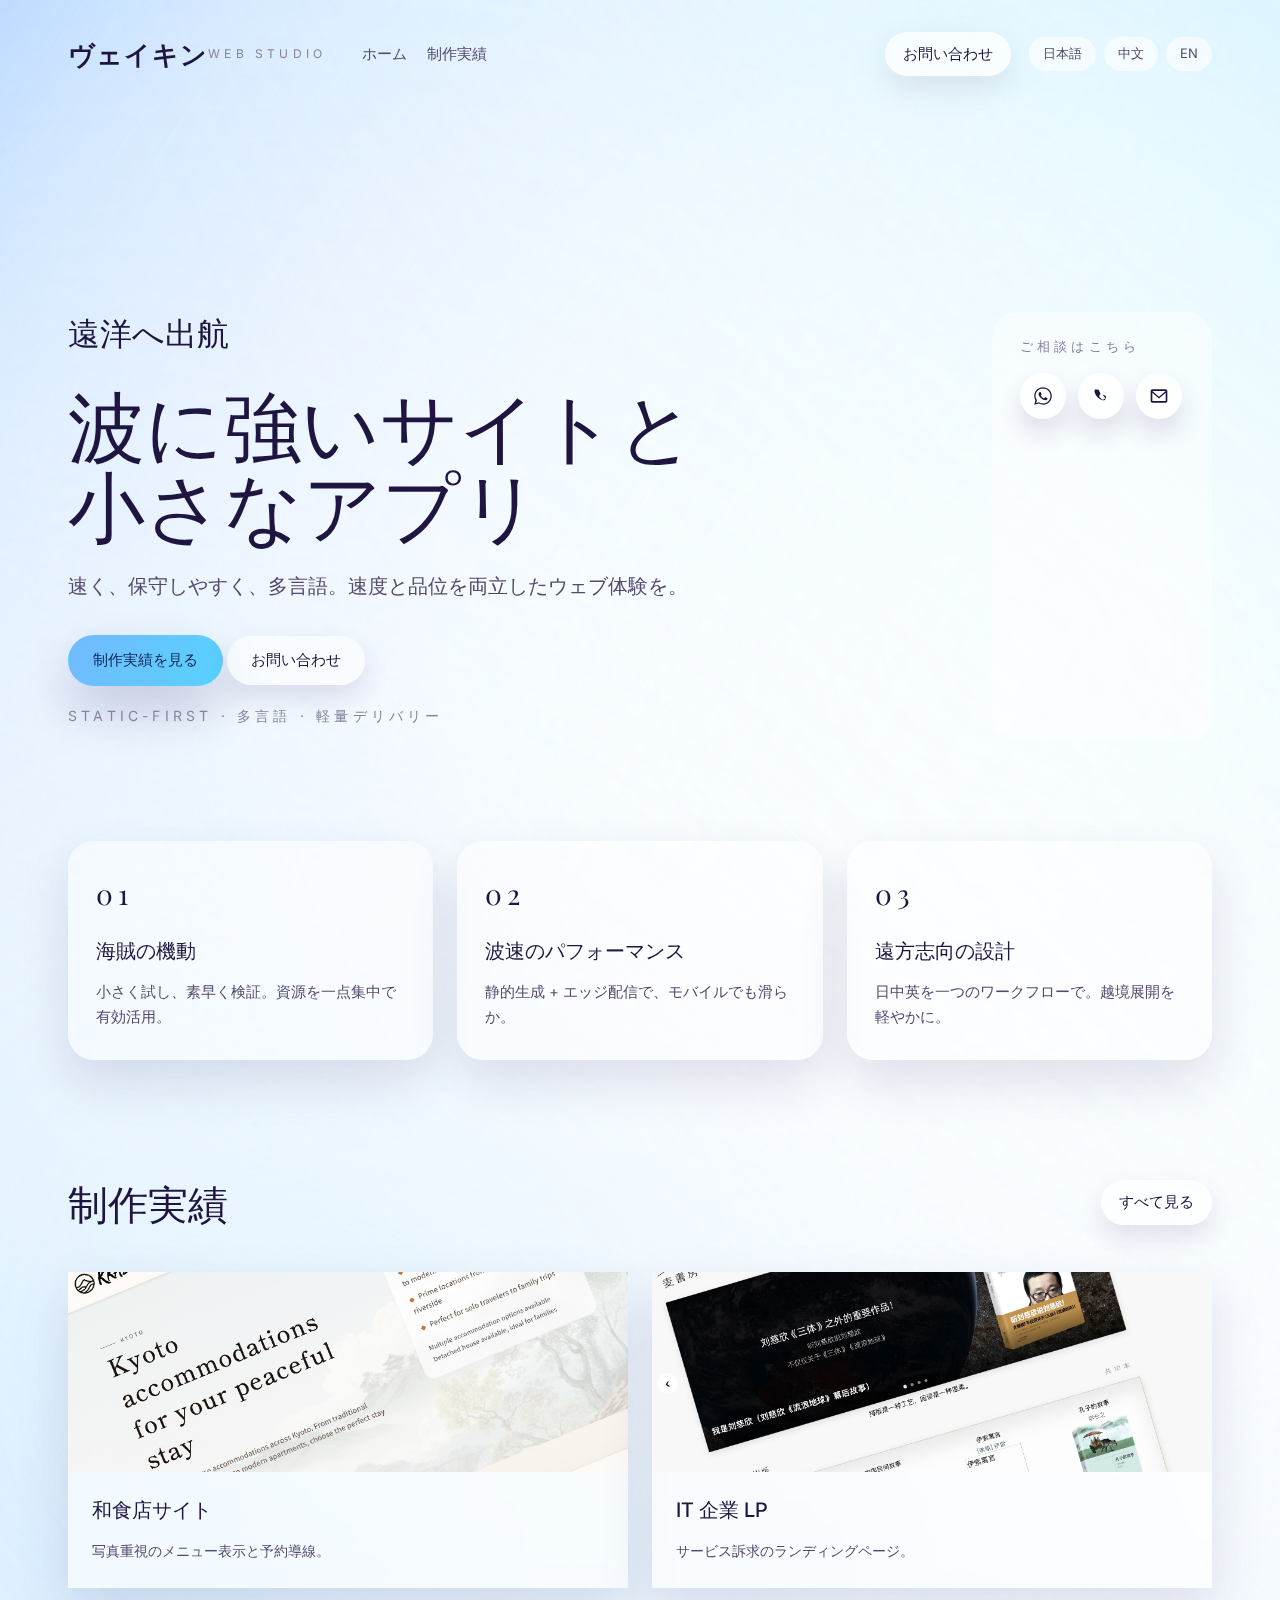
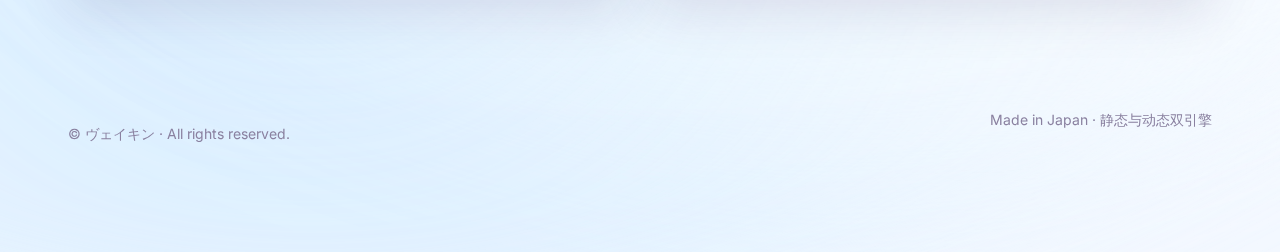
<file: index.html>
<!doctype html>
<html lang="en">
  <head>
    <meta charset="utf-8"/>
    <meta name="viewport" content="width=device-width, initial-scale=1"/>
    <meta http-equiv="refresh" content="0; url=/ja/"/>
    <title>veikin</title>
  </head>
  <body>
    <p>Redirecting to /ja/ ...</p>
  </body>
</html>
</file>
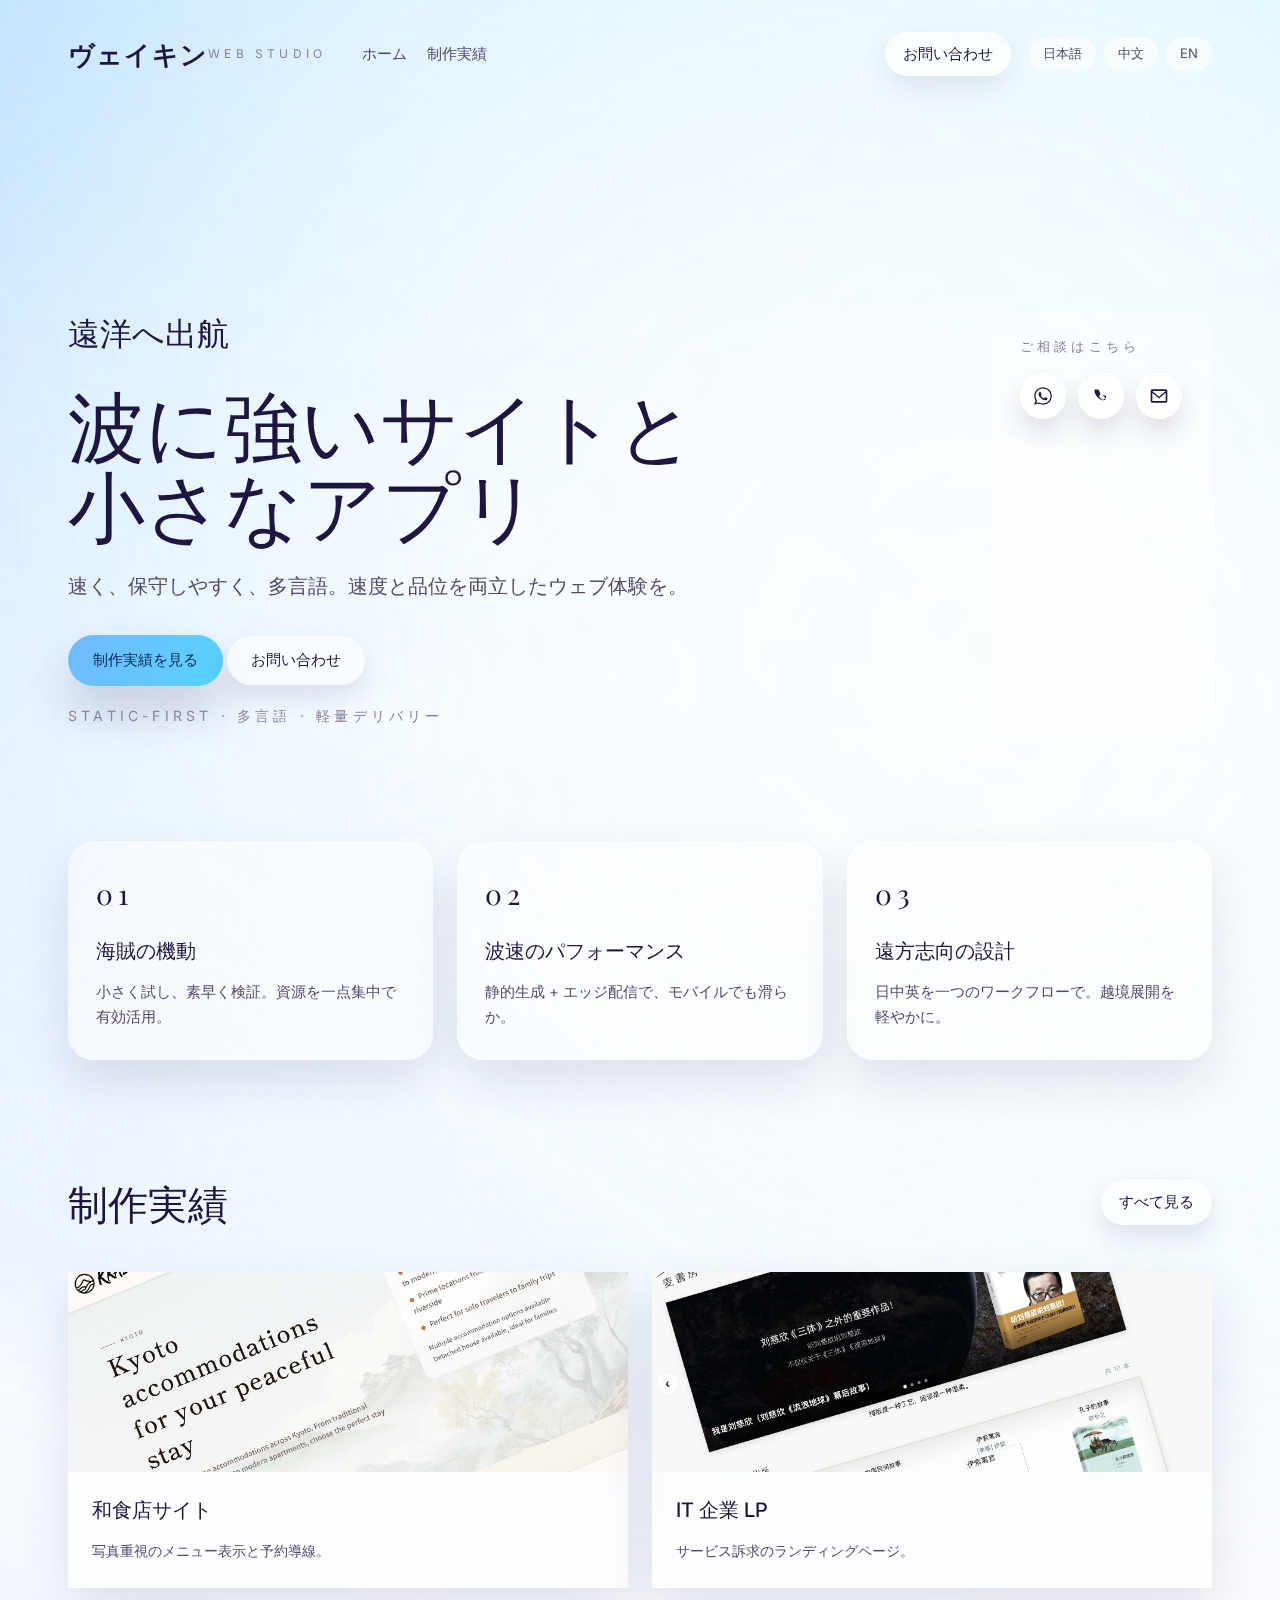
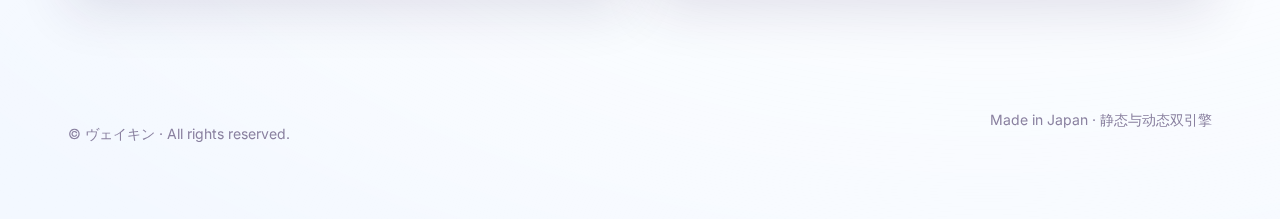
<file: ja/index.html>
<!doctype html>
<html lang="ja">
  <head>
    <meta charset="utf-8"/>
    <meta name="viewport" content="width=device-width, initial-scale=1"/>
    <title>veikin | 航海するウェブスタジオ · Web Studio</title>
    <meta name="description" content="海図のない海へ。海賊の敏捷さと航海士の精度で、軽量なウェブと小さなアプリを設計・開発します。静的は帆、エンジニアリングは龍骨、デザインは舵。"/>
    <link rel="preconnect" href="https://fonts.googleapis.com"/>
    <link rel="preconnect" href="https://fonts.gstatic.com" crossorigin/>
    <link href="https://fonts.googleapis.com/css2?family=Inter:wght@300;400;500;600&family=Playfair+Display:ital,wght@0,400;0,500;0,600;1,400&family=Great+Vibes&display=swap" rel="stylesheet"/>
    <link rel="stylesheet" href="../app/static/css/styles.css"/>
  </head>
  <body>
    <div class="bg-gradient">
      <div class="gradient-focus"></div>
      <div class="gradient-pulse"></div>
    </div>
    
    <header class="site-header">
      <div class="container nav">
        <a class="brand" href="/ja/">
          <span class="brand-mark">ヴェイキン</span>
          <span class="brand-sub">web studio</span>
        </a>
        <nav class="nav-links">
          <a class="nav-link" href="/ja/">ホーム</a>
          <a class="nav-link" href="/ja/works.html">制作実績</a>
        </nav>
        <div class="nav-right">
          
            <a class="nav-link highlight" href="mailto:hello@veikin.com">お問い合わせ</a>
          
          <div class="locale-switch">
            <a class="chip" href="/ja/" aria-label="日本語">日本語</a>
            <a class="chip" href="/zh/" aria-label="中文">中文</a>
            <a class="chip" href="/en/" aria-label="English">EN</a>
          </div>
        </div>
      </div>
    </header>
    <main class="container page-content">
      
  
  <section class="hero signature">
    <div class="hero-intro">
      
        <p class="hero-tagline">遠洋へ出航</p>
      
      <h1 class="hero-title">波に強いサイトと小さなアプリ</h1>
      <p class="hero-subtitle">速く、保守しやすく、多言語。速度と品位を両立したウェブ体験を。</p>
      <div class="hero-actions">
        
        
          <a class="btn primary" href="/ja/works.html">制作実績を見る</a>
        
        
        
          <a class="btn outline" href="mailto:hello@veikin.com">お問い合わせ</a>
        
      </div>
      
        <p class="hero-note">Static-first · 多言語 · 軽量デリバリー</p>
      
    </div>
    
      <div class="hero-contact">
        <span class="contact-label">ご相談はこちら</span>
        <div class="contact-icons">
          
            <a class="contact-icon" href="https://wa.me/818012345678" aria-label="WhatsApp" target="_blank" rel="noopener">
              <svg viewBox="0 0 24 24" aria-hidden="true"><path d="M12 1.5c-5.79 0-10.5 4.71-10.5 10.5 0 1.85.49 3.66 1.42 5.27L1.5 22.5l5.42-1.39A10.44 10.44 0 0012 22.5c5.79 0 10.5-4.71 10.5-10.5S17.79 1.5 12 1.5zm0 19.5a8.93 8.93 0 01-4.56-1.28l-.33-.2-3.22.83.86-3.14-.21-.32A8.92 8.92 0 013 12c0-4.95 4.05-9 9-9s9 4.05 9 9-4.05 9-9 9zm4.75-6.73c-.26-.13-1.54-.76-1.78-.84-.24-.09-.41-.13-.58.13-.17.26-.67.84-.82 1.01-.15.17-.3.2-.56.07-.26-.13-1.08-.4-2.07-1.28-.77-.69-1.28-1.54-1.43-1.8-.15-.26-.02-.4.11-.53.11-.11.26-.3.39-.45.13-.15.17-.26.26-.43.09-.17.04-.32-.02-.45-.07-.13-.58-1.4-.8-1.92-.21-.51-.43-.44-.58-.45-.15-.01-.32-.01-.49-.01-.17 0-.45.06-.69.32-.24.26-.91.89-.91 2.16 0 1.27.93 2.5 1.06 2.67.13.17 1.82 2.77 4.41 3.88.62.27 1.11.43 1.49.55.63.2 1.21.17 1.67.1.51-.08 1.54-.63 1.76-1.24.22-.61.22-1.13.15-1.24-.07-.11-.24-.17-.5-.3z"/></svg>
            </a>
          
          
            <a class="contact-icon" href="tel:+818012345678" aria-label="Phone">
              <svg viewBox="0 0 24 24" aria-hidden="true"><path d="M17.7 15.2c-.5-.2-1.1-.2-1.5.1l-1.1.8c-.7.5-1.7.4-2.3-.2l-2.4-2.4c-.6-.6-.7-1.5-.2-2.3l.8-1.1c.3-.4.3-1 .1-1.5l-1.6-3.4c-.3-.7-1.1-1-1.8-.8L5.4 4c-.6.2-1 .7-1.1 1.3-.2 1.6.3 4.8 3.6 8.1 3.3 3.3 6.5 3.8 8.1 3.6.6-.1 1.1-.5 1.3-1.1l.8-2.3c.2-.7-.2-1.5-.8-1.8l-3.4-1.6z"/></svg>
            </a>
          
          
            <a class="contact-icon" href="mailto:hello@veikin.com" aria-label="Email">
              <svg viewBox="0 0 24 24" aria-hidden="true"><path d="M20 4H4c-1.1 0-2 .9-2 2v12c0 1.1.9 2 2 2h16c1.1 0 2-.9 2-2V6c0-1.1-.9-2-2-2zm0 2v.01L12 13 4 6.01V6h16zM4 18V8l8 7 8-7v10H4z"/></svg>
            </a>
          
        </div>
      </div>
    
  </section>
  
    <section class="section highlights">
      <div class="highlight-grid">
        
          <div class="highlight-card">
            <span class="highlight-number">01</span>
            <h3>海賊の機動</h3>
            <p>小さく試し、素早く検証。資源を一点集中で有効活用。</p>
          </div>
        
          <div class="highlight-card">
            <span class="highlight-number">02</span>
            <h3>波速のパフォーマンス</h3>
            <p>静的生成 + エッジ配信で、モバイルでも滑らか。</p>
          </div>
        
          <div class="highlight-card">
            <span class="highlight-number">03</span>
            <h3>遠方志向の設計</h3>
            <p>日中英を一つのワークフローで。越境展開を軽やかに。</p>
          </div>
        
      </div>
    </section>
  
  <section class="section works-preview">
    <div class="section-head">
      <h2 class="section-title">制作実績</h2>
      <a class="btn link" href="/ja/works.html">すべて見る</a>
    </div>
    <div class="grid works">
      
        <a class="card glass lift" href="https://example.com" target="_blank" rel="noopener">
          <img src="../app/static/images/sample1.jpg" alt="和食店サイト"/>
          <div class="card-body">
            <h3>和食店サイト</h3>
            <p>写真重視のメニュー表示と予約導線。</p>
          </div>
        </a>
      
        <a class="card glass lift" href="https://example.com" target="_blank" rel="noopener">
          <img src="../app/static/images/sample2.jpg" alt="IT 企業 LP"/>
          <div class="card-body">
            <h3>IT 企業 LP</h3>
            <p>サービス訴求のランディングページ。</p>
          </div>
        </a>
      
    </div>
  </section>

    </main>
    <footer class="site-footer">
      <div class="container">
        <div class="footer-grid">
          <p>© ヴェイキン · All rights reserved.</p>
          <p class="footer-note">Made in Japan · 静态与动态双引擎</p>
        </div>
      </div>
    </footer>
    <script src="../app/static/js/main.js"></script>
  </body>
  </html>
</file>
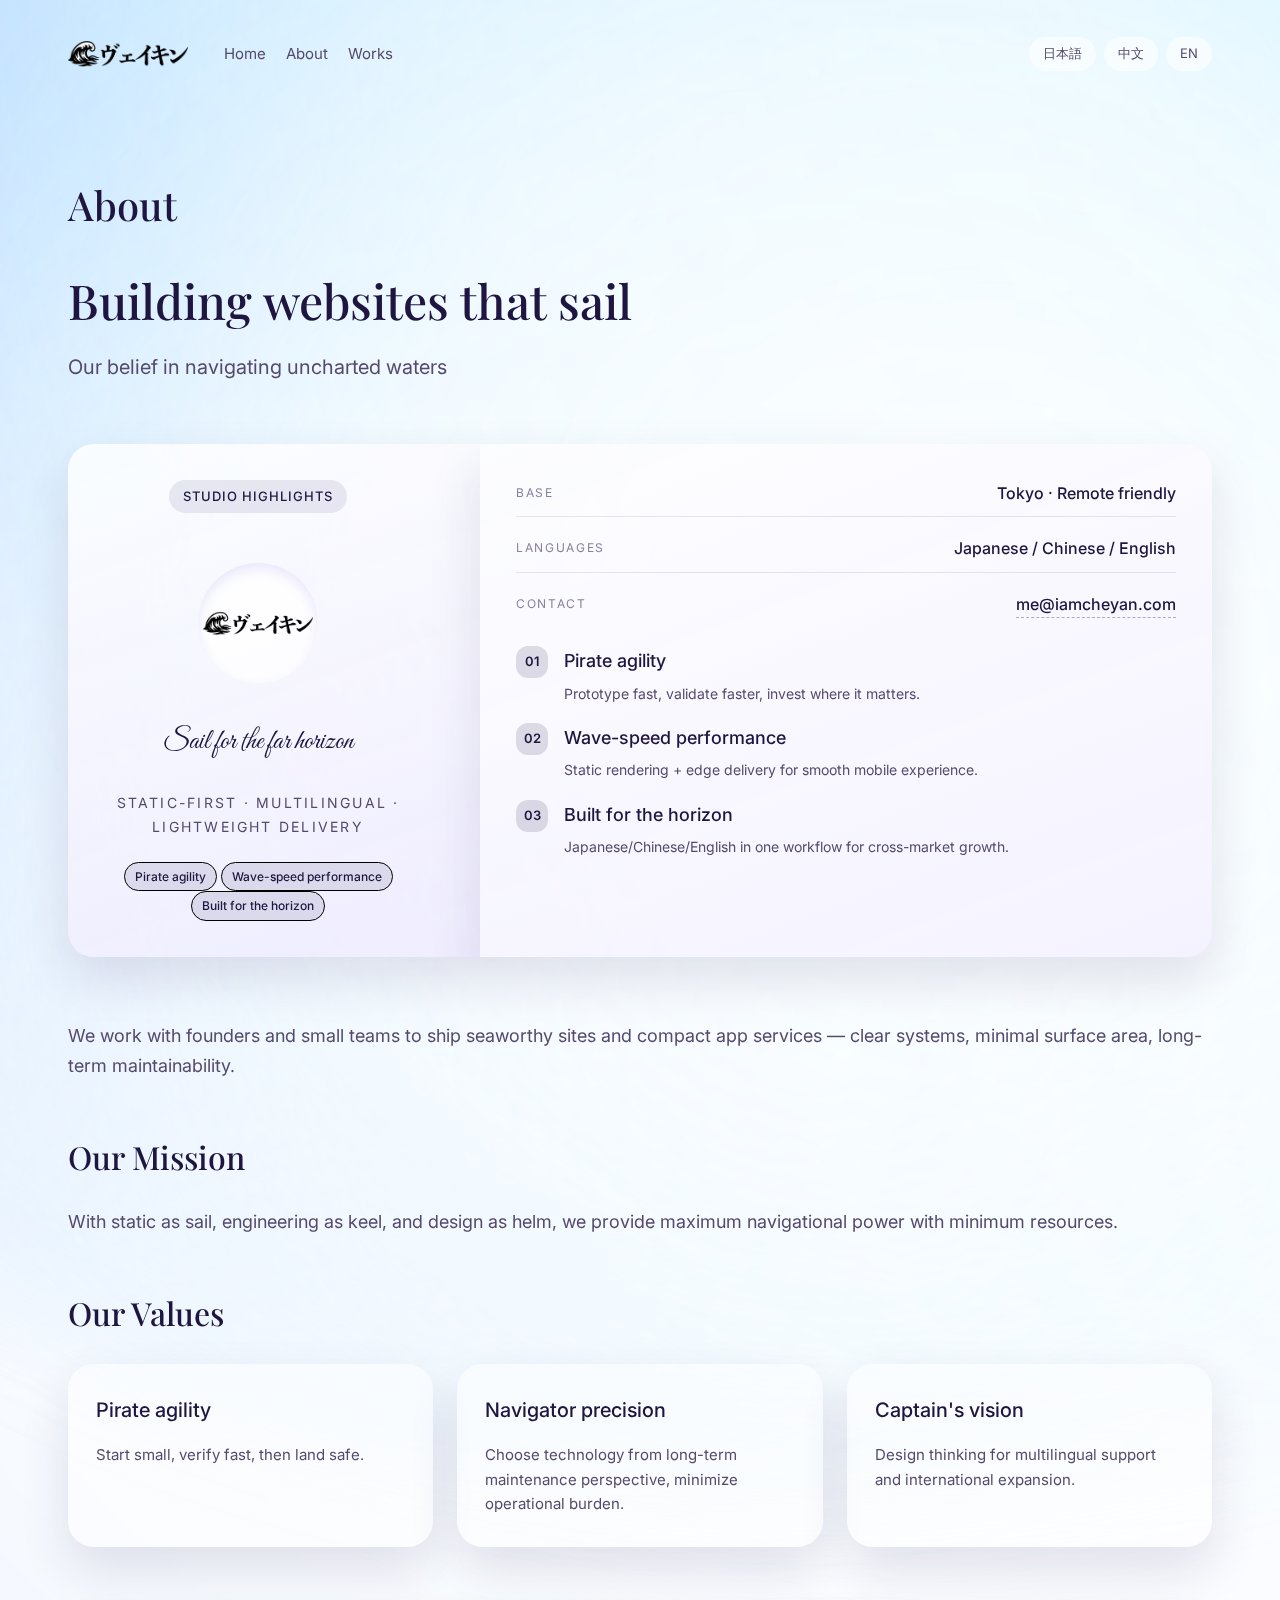
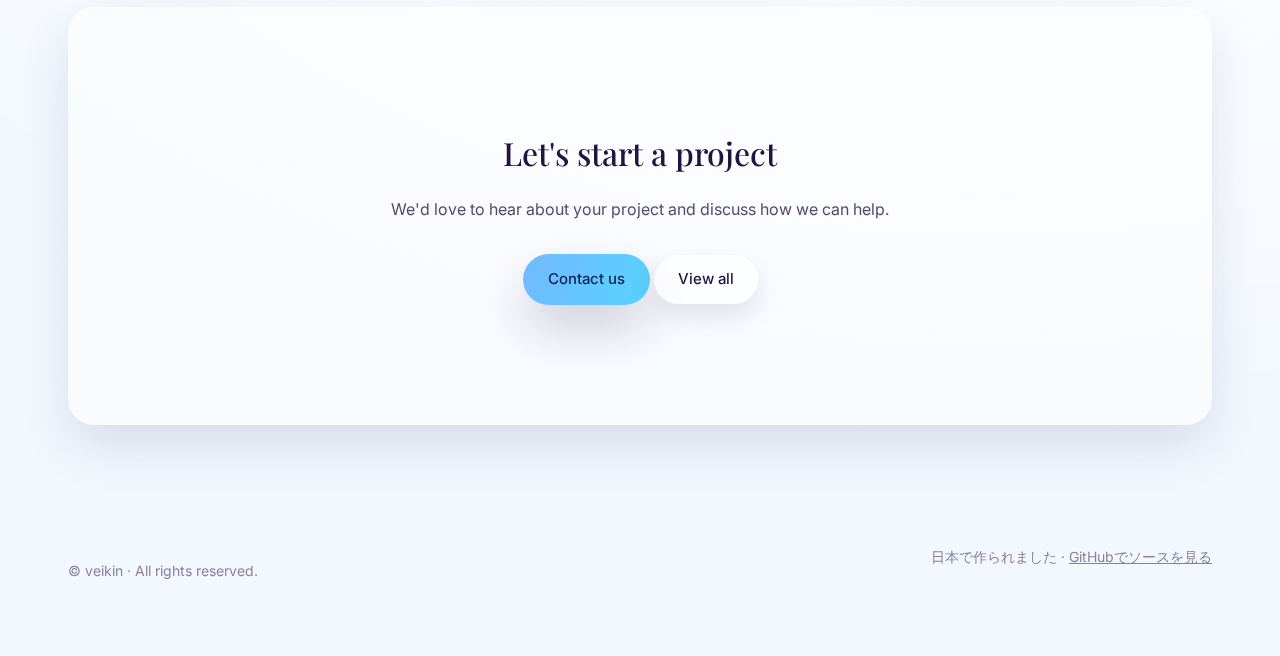
<file: en/about.html>
<!doctype html>
<html lang="en">
  <head>
    <meta charset="utf-8"/>
    <meta name="viewport" content="width=device-width, initial-scale=1"/>
    <title>veikin | Seafaring Web Studio · Web Studio</title>
    <meta name="description" content="We build lean websites and small apps with a pirate&#39;s agility and a navigator&#39;s rigor — static as the sail, engineering as the keel, design as the helm."/>
    <link rel="preconnect" href="https://fonts.googleapis.com"/>
    <link rel="preconnect" href="https://fonts.gstatic.com" crossorigin/>
    <link href="https://fonts.googleapis.com/css2?family=Inter:wght@300;400;500;600&family=Playfair+Display:ital,wght@0,400;0,500;0,600;1,400&family=Great+Vibes&display=swap" rel="stylesheet"/>
    <link rel="stylesheet" href="../app/static/css/styles.css"/>
  </head>
  <body>
    <div class="bg-gradient">
      <div class="gradient-focus"></div>
      <div class="gradient-pulse"></div>
    </div>
    
    <header class="site-header">
      <div class="container nav">
        <a class="brand" href="/en/">
          <img src="../app/static/logo/logo.png" alt="veikin" class="brand-logo"/>
        </a>
        <nav class="nav-links">
          <a class="nav-link" href="/en/">Home</a>
          <a class="nav-link" href="/en/about.html">About</a>
          <a class="nav-link" href="/en/works.html">Works</a>
        </nav>
        <div class="nav-right">
          <div class="locale-switch">
            <a class="chip" href="/ja/" aria-label="日本語">日本語</a>
            <a class="chip" href="/zh/" aria-label="中文">中文</a>
            <a class="chip" href="/en/" aria-label="English">EN</a>
          </div>
        </div>
      </div>
    </header>
    <main class="container page-content">
      
  
  
  

  <section class="section">
    <div class="section-head">
      <h1 class="section-title">About</h1>
    </div>
    
    <div class="about-content">
      <div class="about-hero">
        <h2 class="hero-title">Building websites that sail</h2>
        <p class="hero-subtitle">Our belief in navigating uncharted waters</p>
      </div>
      
      <div class="brand-showcase">
        <div class="brand-card">
          <span class="brand-card__label">Studio highlights</span>
          <div class="brand-card__logo">
            <div class="brand-card__logo-ring">
              <img src="../app/static/logo/logo.png" alt="veikin" class="brand-card__logo-img" loading="lazy"/>
            </div>
            
              <p class="brand-card__tagline">Sail for the far horizon</p>
            
          </div>
          
            <p class="brand-card__note">Static-first · Multilingual · Lightweight delivery</p>
          
          
            <div class="brand-card__chips">
              
                <span class="chip sm brand-chip">Pirate agility</span>
              
                <span class="chip sm brand-chip">Wave-speed performance</span>
              
                <span class="chip sm brand-chip">Built for the horizon</span>
              
            </div>
          
        </div>
        <div class="brand-meta">
          <div class="brand-meta__rows">
            <div class="brand-meta__row">
              <span class="brand-meta__label">Base</span>
              <span class="brand-meta__value">Tokyo · Remote friendly</span>
            </div>
            <div class="brand-meta__row">
              <span class="brand-meta__label">Languages</span>
              <span class="brand-meta__value">Japanese / Chinese / English</span>
            </div>
            
              <div class="brand-meta__row">
                <span class="brand-meta__label">Contact</span>
                <a class="brand-meta__value brand-meta__link" href="mailto:me@iamcheyan.com">me@iamcheyan.com</a>
              </div>
            
          </div>
          
            <ul class="brand-mission-list">
              
                <li class="brand-mission-item">
                  <span class="brand-mission-index">01</span>
                  <div class="brand-mission-copy">
                    <h4>Pirate agility</h4>
                    <p>Prototype fast, validate faster, invest where it matters.</p>
                  </div>
                </li>
              
                <li class="brand-mission-item">
                  <span class="brand-mission-index">02</span>
                  <div class="brand-mission-copy">
                    <h4>Wave-speed performance</h4>
                    <p>Static rendering + edge delivery for smooth mobile experience.</p>
                  </div>
                </li>
              
                <li class="brand-mission-item">
                  <span class="brand-mission-index">03</span>
                  <div class="brand-mission-copy">
                    <h4>Built for the horizon</h4>
                    <p>Japanese/Chinese/English in one workflow for cross-market growth.</p>
                  </div>
                </li>
              
            </ul>
          
        </div>
      </div>
      
      <div class="about-text">
        <p class="about-description">We work with founders and small teams to ship seaworthy sites and compact app services — clear systems, minimal surface area, long-term maintainability.</p>
      </div>

      
        <div class="about-mission">
          <h3>Our Mission</h3>
          <p>With static as sail, engineering as keel, and design as helm, we provide maximum navigational power with minimum resources.</p>
        </div>
      

      
        <div class="about-values">
          <h3>Our Values</h3>
          <div class="values-grid">
            
              <div class="value-card">
                <h4>Pirate agility</h4>
                <p>Start small, verify fast, then land safe.</p>
              </div>
            
              <div class="value-card">
                <h4>Navigator precision</h4>
                <p>Choose technology from long-term maintenance perspective, minimize operational burden.</p>
              </div>
            
              <div class="value-card">
                <h4>Captain&#39;s vision</h4>
                <p>Design thinking for multilingual support and international expansion.</p>
              </div>
            
          </div>
        </div>
      

      

      

      <div class="about-contact">
        <h3>Let&#39;s start a project</h3>
        <p>We&#39;d love to hear about your project and discuss how we can help.</p>
        <div class="hero-actions">
          <a class="btn primary" href="mailto:me@iamcheyan.com">Contact us</a>
          <a class="btn outline" href="/en/works.html">View all</a>
        </div>
      </div>
    </div>
  </section>

    </main>
    <footer class="site-footer">
      <div class="container">
        <div class="footer-grid">
          <p>© veikin · All rights reserved.</p>
          <p class="footer-note">日本で作られました · <a href="https://github.com/iamcheyan/veikin.com" target="_blank" rel="noopener">GitHubでソースを見る</a></p>
        </div>
      </div>
    </footer>
    <script src="../app/static/js/main.js"></script>
  </body>
  </html>
</file>
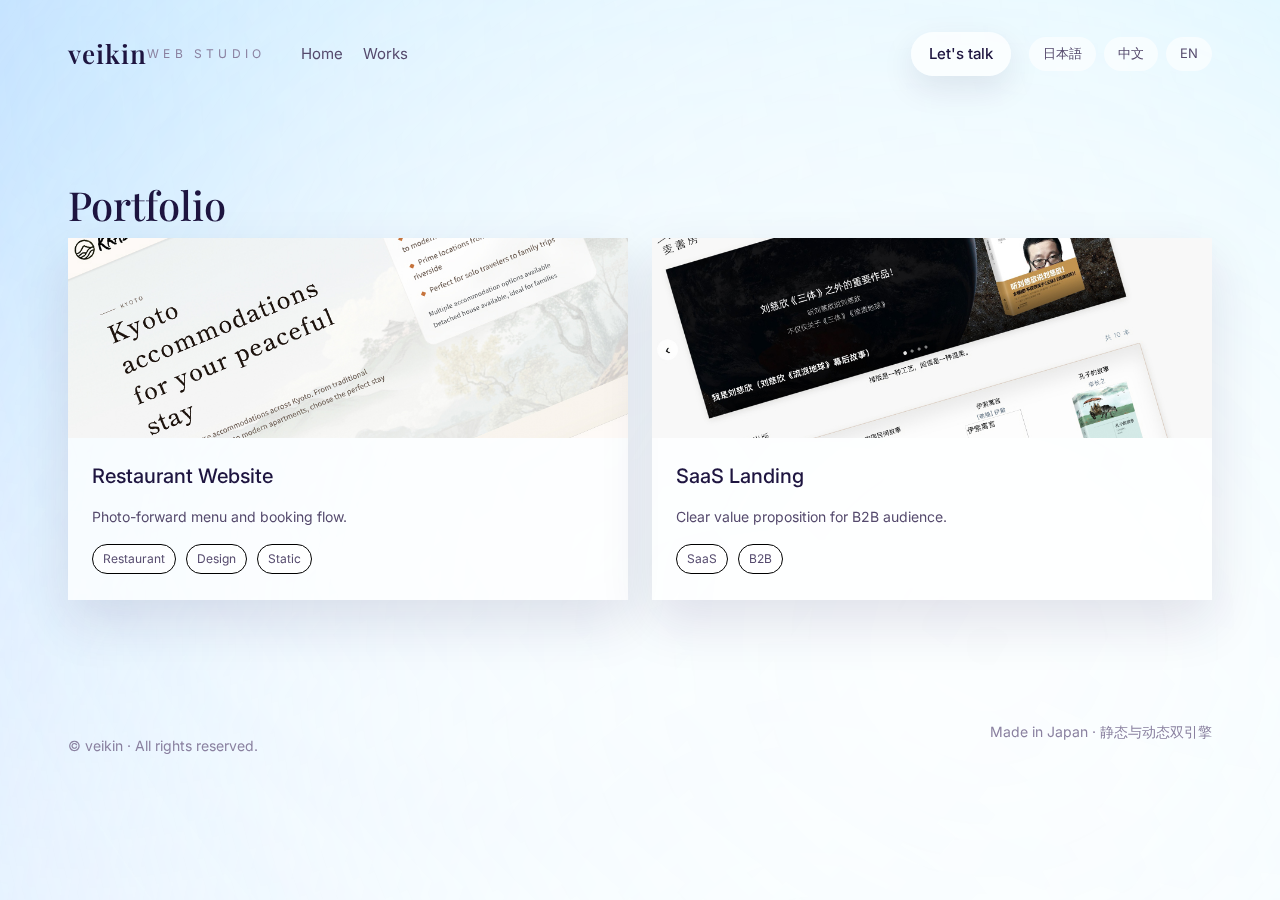
<file: en/works.html>
<!doctype html>
<html lang="en">
  <head>
    <meta charset="utf-8"/>
    <meta name="viewport" content="width=device-width, initial-scale=1"/>
    <title>veikin | Seafaring Web Studio · Web Studio</title>
    <meta name="description" content="We build lean websites and small apps with a pirate&#39;s agility and a navigator&#39;s rigor — static as the sail, engineering as the keel, design as the helm."/>
    <link rel="preconnect" href="https://fonts.googleapis.com"/>
    <link rel="preconnect" href="https://fonts.gstatic.com" crossorigin/>
    <link href="https://fonts.googleapis.com/css2?family=Inter:wght@300;400;500;600&family=Playfair+Display:ital,wght@0,400;0,500;0,600;1,400&family=Great+Vibes&display=swap" rel="stylesheet"/>
    <link rel="stylesheet" href="../app/static/css/styles.css"/>
  </head>
  <body>
    <div class="bg-gradient">
      <div class="gradient-focus"></div>
      <div class="gradient-pulse"></div>
    </div>
    
    <header class="site-header">
      <div class="container nav">
        <a class="brand" href="/en/">
          <span class="brand-mark">veikin</span>
          <span class="brand-sub">web studio</span>
        </a>
        <nav class="nav-links">
          <a class="nav-link" href="/en/">Home</a>
          <a class="nav-link" href="/en/works.html">Works</a>
        </nav>
        <div class="nav-right">
          
            <a class="nav-link highlight" href="mailto:hello@veikin.com">Let&#39;s talk</a>
          
          <div class="locale-switch">
            <a class="chip" href="/ja/" aria-label="日本語">日本語</a>
            <a class="chip" href="/zh/" aria-label="中文">中文</a>
            <a class="chip" href="/en/" aria-label="English">EN</a>
          </div>
        </div>
      </div>
    </header>
    <main class="container page-content">
      
  <section class="section">
    <h1 class="section-title">Portfolio</h1>
    <div class="grid works">
      
        <a class="card lift" href="https://example.com" target="_blank" rel="noopener">
          <img src="../app/static/images/sample1.jpg" alt="Restaurant Website"/>
          <div class="card-body">
            <h3>Restaurant Website</h3>
            <p>Photo-forward menu and booking flow.</p>
            
              <div class="chips">
                
                  <span class="chip sm">Restaurant</span>
                
                  <span class="chip sm">Design</span>
                
                  <span class="chip sm">Static</span>
                
              </div>
            
          </div>
        </a>
      
        <a class="card lift" href="https://example.com" target="_blank" rel="noopener">
          <img src="../app/static/images/sample2.jpg" alt="SaaS Landing"/>
          <div class="card-body">
            <h3>SaaS Landing</h3>
            <p>Clear value proposition for B2B audience.</p>
            
              <div class="chips">
                
                  <span class="chip sm">SaaS</span>
                
                  <span class="chip sm">B2B</span>
                
              </div>
            
          </div>
        </a>
      
    </div>
  </section>

    </main>
    <footer class="site-footer">
      <div class="container">
        <div class="footer-grid">
          <p>© veikin · All rights reserved.</p>
          <p class="footer-note">Made in Japan · 静态与动态双引擎</p>
        </div>
      </div>
    </footer>
    <script src="../app/static/js/main.js"></script>
  </body>
  </html>
</file>
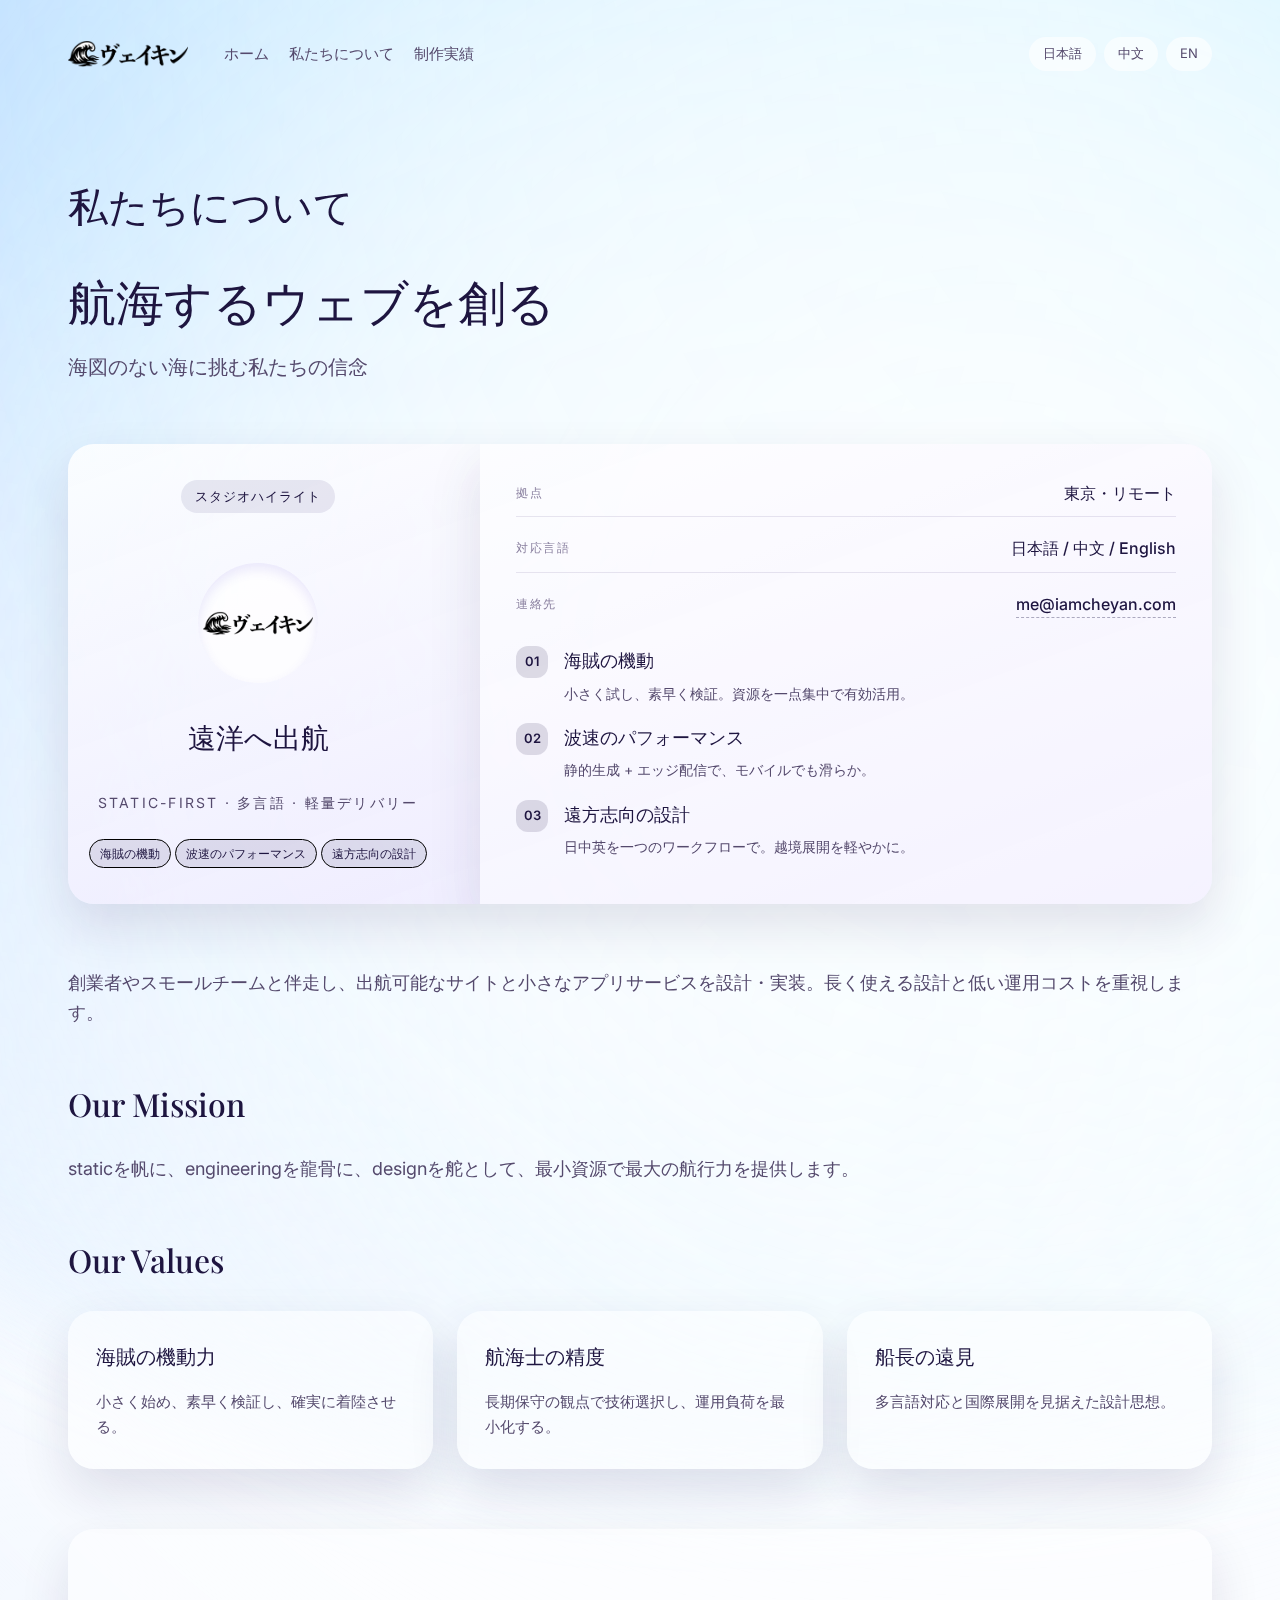
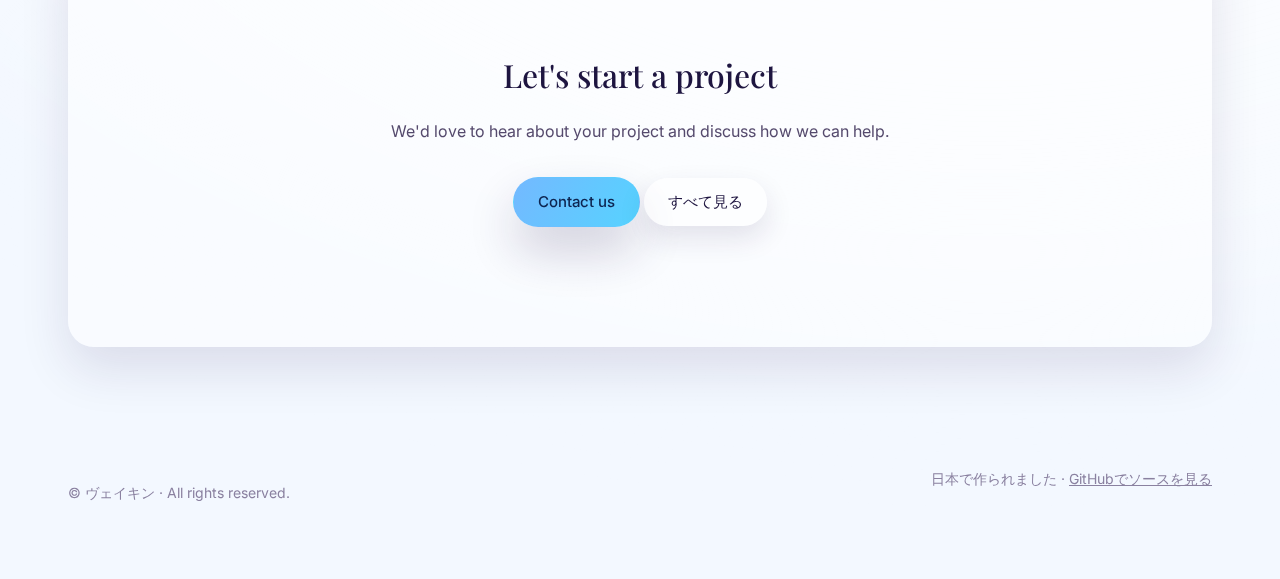
<file: ja/about.html>
<!doctype html>
<html lang="ja">
  <head>
    <meta charset="utf-8"/>
    <meta name="viewport" content="width=device-width, initial-scale=1"/>
    <title>veikin | 航海するウェブスタジオ · Web Studio</title>
    <meta name="description" content="海図のない海へ。海賊の敏捷さと航海士の精度で、軽量なウェブと小さなアプリを設計・開発します。静的は帆、エンジニアリングは龍骨、デザインは舵。"/>
    <link rel="preconnect" href="https://fonts.googleapis.com"/>
    <link rel="preconnect" href="https://fonts.gstatic.com" crossorigin/>
    <link href="https://fonts.googleapis.com/css2?family=Inter:wght@300;400;500;600&family=Playfair+Display:ital,wght@0,400;0,500;0,600;1,400&family=Great+Vibes&display=swap" rel="stylesheet"/>
    <link rel="stylesheet" href="../app/static/css/styles.css"/>
  </head>
  <body>
    <div class="bg-gradient">
      <div class="gradient-focus"></div>
      <div class="gradient-pulse"></div>
    </div>
    
    <header class="site-header">
      <div class="container nav">
        <a class="brand" href="/ja/">
          <img src="../app/static/logo/logo.png" alt="ヴェイキン" class="brand-logo"/>
        </a>
        <nav class="nav-links">
          <a class="nav-link" href="/ja/">ホーム</a>
          <a class="nav-link" href="/ja/about.html">私たちについて</a>
          <a class="nav-link" href="/ja/works.html">制作実績</a>
        </nav>
        <div class="nav-right">
          <div class="locale-switch">
            <a class="chip" href="/ja/" aria-label="日本語">日本語</a>
            <a class="chip" href="/zh/" aria-label="中文">中文</a>
            <a class="chip" href="/en/" aria-label="English">EN</a>
          </div>
        </div>
      </div>
    </header>
    <main class="container page-content">
      
  
  
  

  <section class="section">
    <div class="section-head">
      <h1 class="section-title">私たちについて</h1>
    </div>
    
    <div class="about-content">
      <div class="about-hero">
        <h2 class="hero-title">航海するウェブを創る</h2>
        <p class="hero-subtitle">海図のない海に挑む私たちの信念</p>
      </div>
      
      <div class="brand-showcase">
        <div class="brand-card">
          <span class="brand-card__label">スタジオハイライト</span>
          <div class="brand-card__logo">
            <div class="brand-card__logo-ring">
              <img src="../app/static/logo/logo.png" alt="ヴェイキン" class="brand-card__logo-img" loading="lazy"/>
            </div>
            
              <p class="brand-card__tagline">遠洋へ出航</p>
            
          </div>
          
            <p class="brand-card__note">Static-first · 多言語 · 軽量デリバリー</p>
          
          
            <div class="brand-card__chips">
              
                <span class="chip sm brand-chip">海賊の機動</span>
              
                <span class="chip sm brand-chip">波速のパフォーマンス</span>
              
                <span class="chip sm brand-chip">遠方志向の設計</span>
              
            </div>
          
        </div>
        <div class="brand-meta">
          <div class="brand-meta__rows">
            <div class="brand-meta__row">
              <span class="brand-meta__label">拠点</span>
              <span class="brand-meta__value">東京・リモート</span>
            </div>
            <div class="brand-meta__row">
              <span class="brand-meta__label">対応言語</span>
              <span class="brand-meta__value">日本語 / 中文 / English</span>
            </div>
            
              <div class="brand-meta__row">
                <span class="brand-meta__label">連絡先</span>
                <a class="brand-meta__value brand-meta__link" href="mailto:me@iamcheyan.com">me@iamcheyan.com</a>
              </div>
            
          </div>
          
            <ul class="brand-mission-list">
              
                <li class="brand-mission-item">
                  <span class="brand-mission-index">01</span>
                  <div class="brand-mission-copy">
                    <h4>海賊の機動</h4>
                    <p>小さく試し、素早く検証。資源を一点集中で有効活用。</p>
                  </div>
                </li>
              
                <li class="brand-mission-item">
                  <span class="brand-mission-index">02</span>
                  <div class="brand-mission-copy">
                    <h4>波速のパフォーマンス</h4>
                    <p>静的生成 + エッジ配信で、モバイルでも滑らか。</p>
                  </div>
                </li>
              
                <li class="brand-mission-item">
                  <span class="brand-mission-index">03</span>
                  <div class="brand-mission-copy">
                    <h4>遠方志向の設計</h4>
                    <p>日中英を一つのワークフローで。越境展開を軽やかに。</p>
                  </div>
                </li>
              
            </ul>
          
        </div>
      </div>
      
      <div class="about-text">
        <p class="about-description">創業者やスモールチームと伴走し、出航可能なサイトと小さなアプリサービスを設計・実装。長く使える設計と低い運用コストを重視します。</p>
      </div>

      
        <div class="about-mission">
          <h3>Our Mission</h3>
          <p>staticを帆に、engineeringを龍骨に、designを舵として、最小資源で最大の航行力を提供します。</p>
        </div>
      

      
        <div class="about-values">
          <h3>Our Values</h3>
          <div class="values-grid">
            
              <div class="value-card">
                <h4>海賊の機動力</h4>
                <p>小さく始め、素早く検証し、確実に着陸させる。</p>
              </div>
            
              <div class="value-card">
                <h4>航海士の精度</h4>
                <p>長期保守の観点で技術選択し、運用負荷を最小化する。</p>
              </div>
            
              <div class="value-card">
                <h4>船長の遠見</h4>
                <p>多言語対応と国際展開を見据えた設計思想。</p>
              </div>
            
          </div>
        </div>
      

      

      

      <div class="about-contact">
        <h3>Let&#39;s start a project</h3>
        <p>We&#39;d love to hear about your project and discuss how we can help.</p>
        <div class="hero-actions">
          <a class="btn primary" href="mailto:me@iamcheyan.com">Contact us</a>
          <a class="btn outline" href="/ja/works.html">すべて見る</a>
        </div>
      </div>
    </div>
  </section>

    </main>
    <footer class="site-footer">
      <div class="container">
        <div class="footer-grid">
          <p>© ヴェイキン · All rights reserved.</p>
          <p class="footer-note">日本で作られました · <a href="https://github.com/iamcheyan/veikin.com" target="_blank" rel="noopener">GitHubでソースを見る</a></p>
        </div>
      </div>
    </footer>
    <script src="../app/static/js/main.js"></script>
  </body>
  </html>
</file>
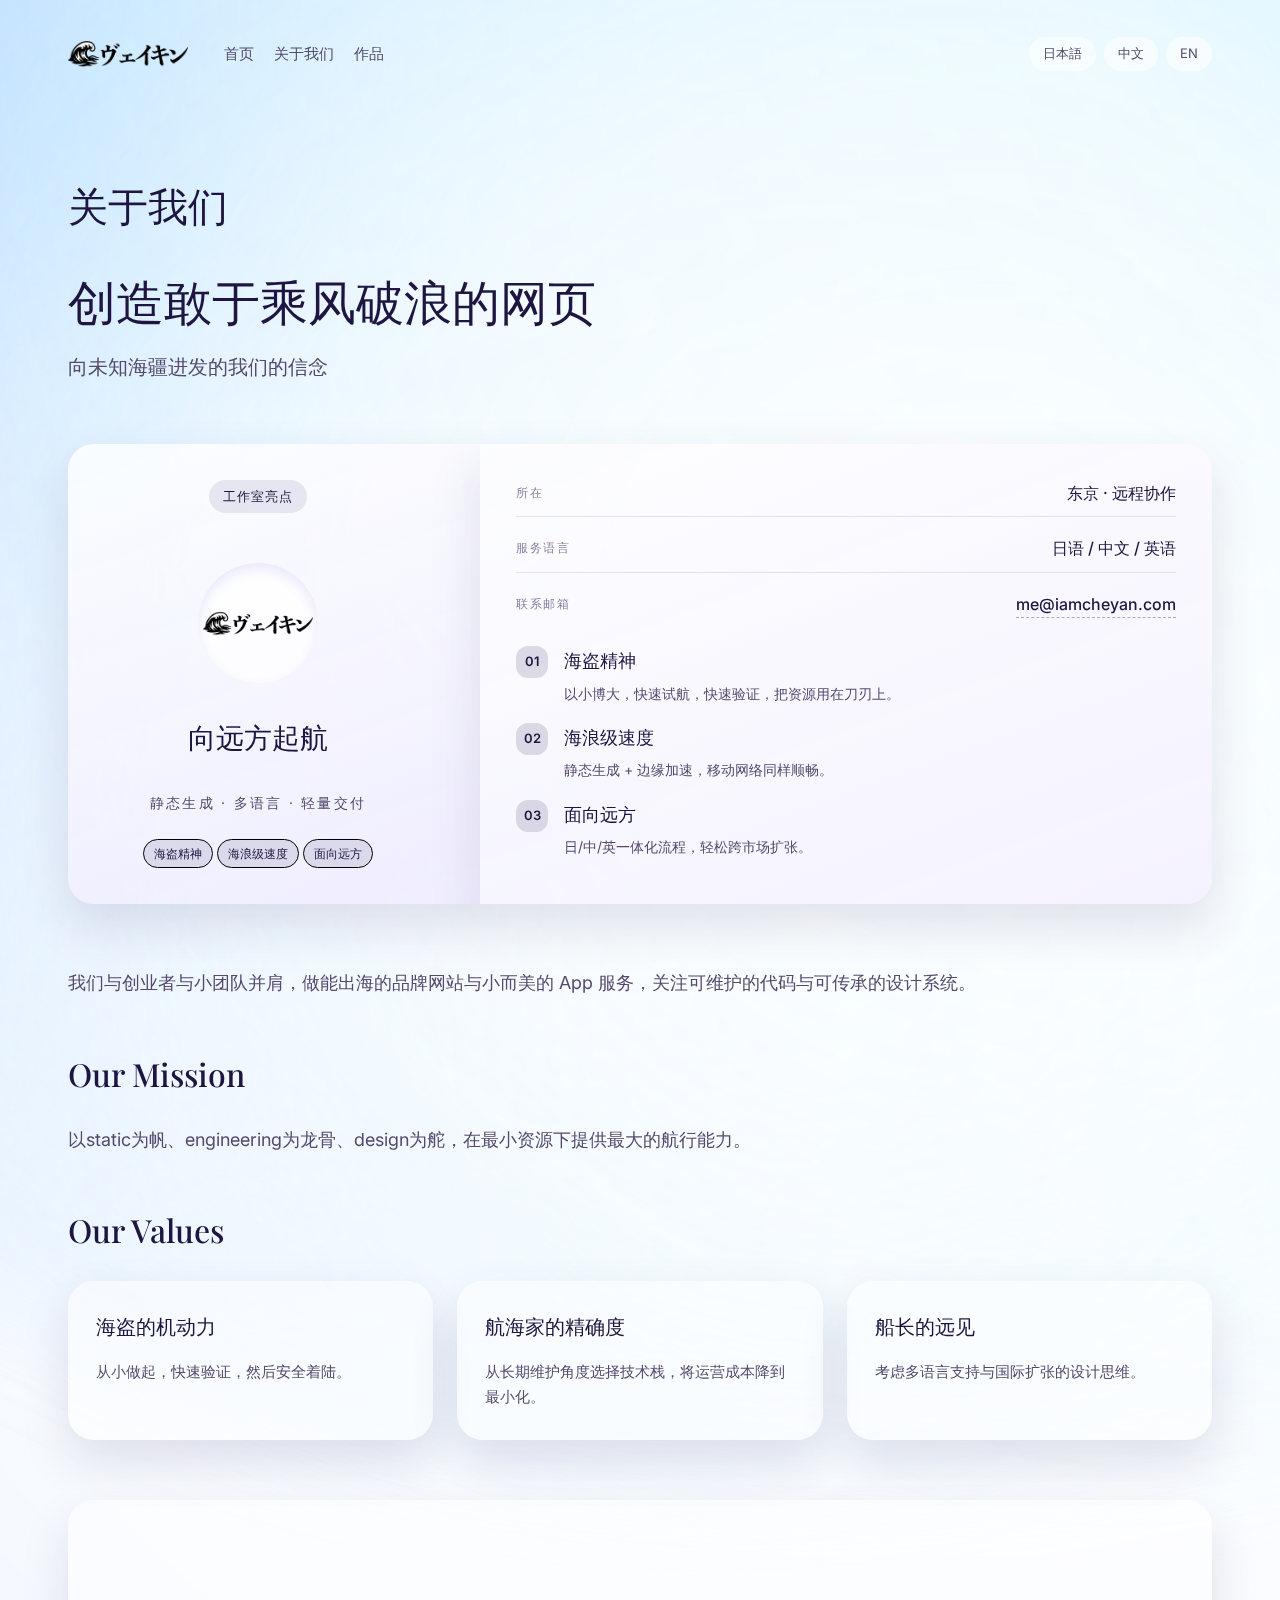
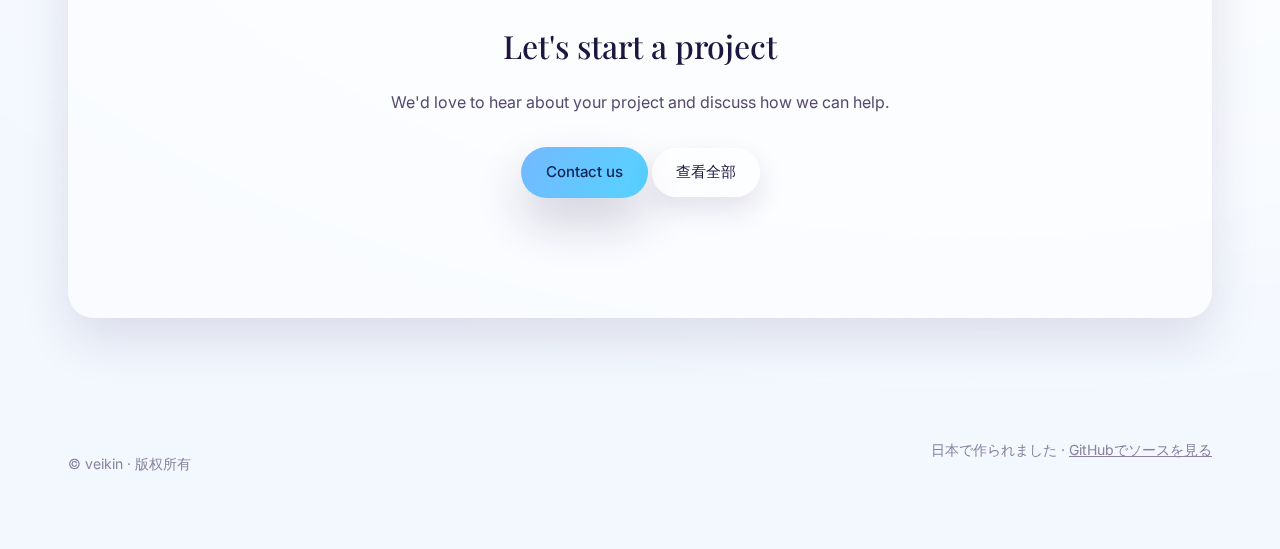
<file: zh/about.html>
<!doctype html>
<html lang="zh">
  <head>
    <meta charset="utf-8"/>
    <meta name="viewport" content="width=device-width, initial-scale=1"/>
    <title>veikin | 航海式网页工作室 · Web Studio</title>
    <meta name="description" content="面向远方的网页与应用工作室。以海盗精神探索未知，用静态为帆、工程为骨、设计为舵，让品牌驶向更深的海域。"/>
    <link rel="preconnect" href="https://fonts.googleapis.com"/>
    <link rel="preconnect" href="https://fonts.gstatic.com" crossorigin/>
    <link href="https://fonts.googleapis.com/css2?family=Inter:wght@300;400;500;600&family=Playfair+Display:ital,wght@0,400;0,500;0,600;1,400&family=Great+Vibes&display=swap" rel="stylesheet"/>
    <link rel="stylesheet" href="../app/static/css/styles.css"/>
  </head>
  <body>
    <div class="bg-gradient">
      <div class="gradient-focus"></div>
      <div class="gradient-pulse"></div>
    </div>
    
    <header class="site-header">
      <div class="container nav">
        <a class="brand" href="/zh/">
          <img src="../app/static/logo/logo.png" alt="veikin" class="brand-logo"/>
        </a>
        <nav class="nav-links">
          <a class="nav-link" href="/zh/">首页</a>
          <a class="nav-link" href="/zh/about.html">关于我们</a>
          <a class="nav-link" href="/zh/works.html">作品</a>
        </nav>
        <div class="nav-right">
          <div class="locale-switch">
            <a class="chip" href="/ja/" aria-label="日本語">日本語</a>
            <a class="chip" href="/zh/" aria-label="中文">中文</a>
            <a class="chip" href="/en/" aria-label="English">EN</a>
          </div>
        </div>
      </div>
    </header>
    <main class="container page-content">
      
  
  
  

  <section class="section">
    <div class="section-head">
      <h1 class="section-title">关于我们</h1>
    </div>
    
    <div class="about-content">
      <div class="about-hero">
        <h2 class="hero-title">创造敢于乘风破浪的网页</h2>
        <p class="hero-subtitle">向未知海疆进发的我们的信念</p>
      </div>
      
      <div class="brand-showcase">
        <div class="brand-card">
          <span class="brand-card__label">工作室亮点</span>
          <div class="brand-card__logo">
            <div class="brand-card__logo-ring">
              <img src="../app/static/logo/logo.png" alt="veikin" class="brand-card__logo-img" loading="lazy"/>
            </div>
            
              <p class="brand-card__tagline">向远方起航</p>
            
          </div>
          
            <p class="brand-card__note">静态生成 · 多语言 · 轻量交付</p>
          
          
            <div class="brand-card__chips">
              
                <span class="chip sm brand-chip">海盗精神</span>
              
                <span class="chip sm brand-chip">海浪级速度</span>
              
                <span class="chip sm brand-chip">面向远方</span>
              
            </div>
          
        </div>
        <div class="brand-meta">
          <div class="brand-meta__rows">
            <div class="brand-meta__row">
              <span class="brand-meta__label">所在</span>
              <span class="brand-meta__value">东京 · 远程协作</span>
            </div>
            <div class="brand-meta__row">
              <span class="brand-meta__label">服务语言</span>
              <span class="brand-meta__value">日语 / 中文 / 英语</span>
            </div>
            
              <div class="brand-meta__row">
                <span class="brand-meta__label">联系邮箱</span>
                <a class="brand-meta__value brand-meta__link" href="mailto:me@iamcheyan.com">me@iamcheyan.com</a>
              </div>
            
          </div>
          
            <ul class="brand-mission-list">
              
                <li class="brand-mission-item">
                  <span class="brand-mission-index">01</span>
                  <div class="brand-mission-copy">
                    <h4>海盗精神</h4>
                    <p>以小博大，快速试航，快速验证，把资源用在刀刃上。</p>
                  </div>
                </li>
              
                <li class="brand-mission-item">
                  <span class="brand-mission-index">02</span>
                  <div class="brand-mission-copy">
                    <h4>海浪级速度</h4>
                    <p>静态生成 + 边缘加速，移动网络同样顺畅。</p>
                  </div>
                </li>
              
                <li class="brand-mission-item">
                  <span class="brand-mission-index">03</span>
                  <div class="brand-mission-copy">
                    <h4>面向远方</h4>
                    <p>日/中/英一体化流程，轻松跨市场扩张。</p>
                  </div>
                </li>
              
            </ul>
          
        </div>
      </div>
      
      <div class="about-text">
        <p class="about-description">我们与创业者与小团队并肩，做能出海的品牌网站与小而美的 App 服务，关注可维护的代码与可传承的设计系统。</p>
      </div>

      
        <div class="about-mission">
          <h3>Our Mission</h3>
          <p>以static为帆、engineering为龙骨、design为舵，在最小资源下提供最大的航行能力。</p>
        </div>
      

      
        <div class="about-values">
          <h3>Our Values</h3>
          <div class="values-grid">
            
              <div class="value-card">
                <h4>海盗的机动力</h4>
                <p>从小做起，快速验证，然后安全着陆。</p>
              </div>
            
              <div class="value-card">
                <h4>航海家的精确度</h4>
                <p>从长期维护角度选择技术栈，将运营成本降到最小化。</p>
              </div>
            
              <div class="value-card">
                <h4>船长的远见</h4>
                <p>考虑多语言支持与国际扩张的设计思维。</p>
              </div>
            
          </div>
        </div>
      

      

      

      <div class="about-contact">
        <h3>Let&#39;s start a project</h3>
        <p>We&#39;d love to hear about your project and discuss how we can help.</p>
        <div class="hero-actions">
          <a class="btn primary" href="mailto:me@iamcheyan.com">Contact us</a>
          <a class="btn outline" href="/zh/works.html">查看全部</a>
        </div>
      </div>
    </div>
  </section>

    </main>
    <footer class="site-footer">
      <div class="container">
        <div class="footer-grid">
          <p>© veikin · 版权所有</p>
          <p class="footer-note">日本で作られました · <a href="https://github.com/iamcheyan/veikin.com" target="_blank" rel="noopener">GitHubでソースを見る</a></p>
        </div>
      </div>
    </footer>
    <script src="../app/static/js/main.js"></script>
  </body>
  </html>
</file>
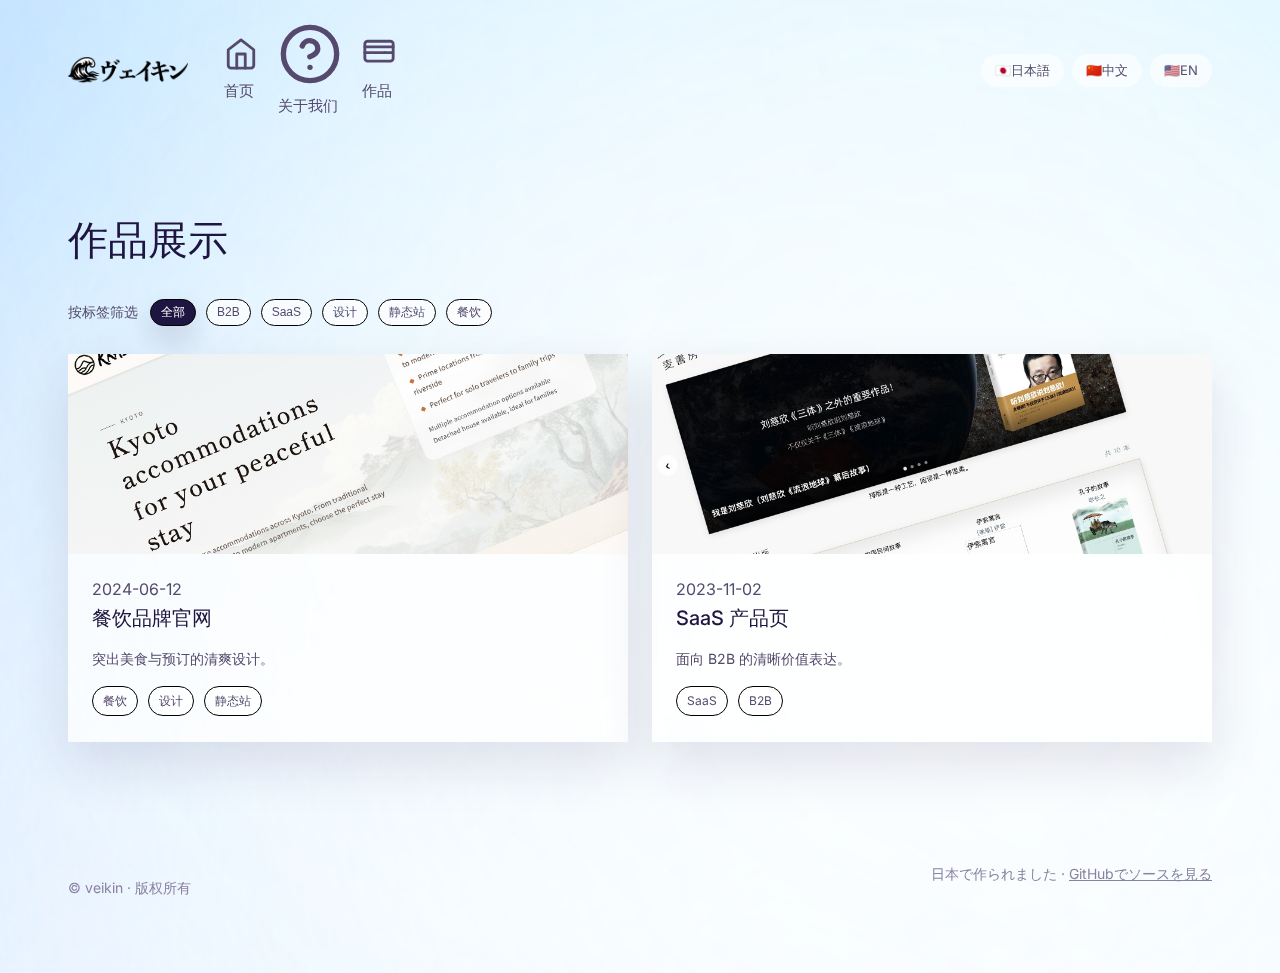
<file: zh/works.html>
<!doctype html>
<html lang="zh">
  <head>
    <meta charset="utf-8"/>
    <meta name="viewport" content="width=device-width, initial-scale=1"/>
    <title>veikin | ヴェイキン · Web Studio</title>
    <meta name="description" content="面向远方的网页与应用工作室。以海盗精神探索未知，用静态为帆、工程为骨、设计为舵，让品牌驶向更深的海域。"/>
    <link rel="preconnect" href="https://fonts.googleapis.com"/>
    <link rel="preconnect" href="https://fonts.gstatic.com" crossorigin/>
    <link href="https://fonts.googleapis.com/css2?family=Inter:wght@300;400;500;600&family=Playfair+Display:ital,wght@0,400;0,500;0,600;1,400&family=Great+Vibes&display=swap" rel="stylesheet"/>
    <link rel="stylesheet" href="../app/static/css/styles.css"/>
    <link rel="icon" type="image/png" href="../app/static/logo/favicon.png"/>
  </head>
  <body>
    <div class="bg-gradient">
      <div class="gradient-focus"></div>
      <div class="gradient-pulse"></div>
    </div>
    
    <header class="site-header">
      <div class="container nav">
        <a class="brand" href="/zh/">
          <img src="../app/static/logo/logo.png" alt="veikin" class="brand-logo"/>
        </a>
        <nav class="nav-links">
          <a class="nav-link" href="/zh/" title="首页">
            <svg class="nav-icon" viewBox="0 0 24 24" fill="none" stroke="currentColor" stroke-width="2" stroke-linecap="round" stroke-linejoin="round">
              <path d="m3 9 9-7 9 7v11a2 2 0 0 1-2 2H5a2 2 0 0 1-2-2z"/>
              <polyline points="9,22 9,12 15,12 15,22"/>
            </svg>
            <span class="nav-text">首页</span>
          </a>
          <a class="nav-link" href="/zh/about.html" title="关于我们">
            <svg class="nav-icon" viewBox="0 0 24 24" fill="none" stroke="currentColor" stroke-width="2" stroke-linecap="round" stroke-linejoin="round">
              <circle cx="12" cy="12" r="10"/>
              <path d="M9.09 9a3 3 0 0 1 5.83 1c0 2-3 3-3 3"/>
              <path d="M12 17h.01"/>
            </svg>
            <span class="nav-text">关于我们</span>
          </a>
          <a class="nav-link" href="/zh/works.html" title="作品">
            <svg class="nav-icon" viewBox="0 0 24 24" fill="none" stroke="currentColor" stroke-width="2" stroke-linecap="round" stroke-linejoin="round">
              <rect width="20" height="14" x="2" y="3" rx="2"/>
              <path d="M2,7l20,0"/>
              <path d="M2,11l5,0"/>
              <path d="M8,11l8,0"/>
              <path d="M16,11l5,0"/>
            </svg>
            <span class="nav-text">作品</span>
          </a>
        </nav>
        <div class="nav-right">
        <div class="locale-switch">
          <a class="chip" href="/ja/" aria-label="日本語" title="日本語">
            <span class="locale-flag">🇯🇵</span>
            <span class="locale-text">日本語</span>
          </a>
          <a class="chip" href="/zh/" aria-label="中文" title="中文">
            <span class="locale-flag">🇨🇳</span>
            <span class="locale-text">中文</span>
          </a>
          <a class="chip" href="/en/" aria-label="English" title="English">
            <span class="locale-flag">🇺🇸</span>
            <span class="locale-text">EN</span>
          </a>
        </div>
        </div>
      </div>
    </header>
    <main class="container page-content">
      
  <section class="section">
    <h1 class="section-title">作品展示</h1>

    
    
    
        
        
        
        
        

    
      <div class="works-filter" data-tag-filter>
        <span class="filter-label">按标签筛选</span>
        <div class="filter-chips" role="list">
          <button class="chip sm filter-chip is-active" type="button" data-filter-tag="*" aria-pressed="true">全部</button>
          
            <button class="chip sm filter-chip" type="button" data-filter-tag="B2B" aria-pressed="false">B2B</button>
          
            <button class="chip sm filter-chip" type="button" data-filter-tag="SaaS" aria-pressed="false">SaaS</button>
          
            <button class="chip sm filter-chip" type="button" data-filter-tag="设计" aria-pressed="false">设计</button>
          
            <button class="chip sm filter-chip" type="button" data-filter-tag="静态站" aria-pressed="false">静态站</button>
          
            <button class="chip sm filter-chip" type="button" data-filter-tag="餐饮" aria-pressed="false">餐饮</button>
          
        </div>
      </div>
    

    <div class="grid works" data-works-grid>
      
        
        <a class="card lift work-card" href="https://example.com" target="_blank" rel="noopener" data-work-tags="餐饮|设计|静态站">
          <img src="../app/static/images/sample1.jpg" alt="餐饮品牌官网"/>
          <div class="card-body">
            
              <div class="work-card-meta">
                <time class="work-card-date" datetime="2024-06-12">2024-06-12</time>
              </div>
            
            <h3>餐饮品牌官网</h3>
            <p>突出美食与预订的清爽设计。</p>
            
              <div class="chips">
                
                  <span class="chip sm">餐饮</span>
                
                  <span class="chip sm">设计</span>
                
                  <span class="chip sm">静态站</span>
                
              </div>
            
          </div>
        </a>
      
        
        <a class="card lift work-card" href="https://example.com" target="_blank" rel="noopener" data-work-tags="SaaS|B2B">
          <img src="../app/static/images/sample2.jpg" alt="SaaS 产品页"/>
          <div class="card-body">
            
              <div class="work-card-meta">
                <time class="work-card-date" datetime="2023-11-02">2023-11-02</time>
              </div>
            
            <h3>SaaS 产品页</h3>
            <p>面向 B2B 的清晰价值表达。</p>
            
              <div class="chips">
                
                  <span class="chip sm">SaaS</span>
                
                  <span class="chip sm">B2B</span>
                
              </div>
            
          </div>
        </a>
      
      <div class="works-empty" data-filter-empty hidden>
        暂无符合该标签的项目。
      </div>
    </div>
  </section>

    </main>
    <footer class="site-footer">
      <div class="container">
        <div class="footer-grid">
          <p>© veikin · 版权所有</p>
          <p class="footer-note">日本で作られました · <a href="https://github.com/iamcheyan/veikin.com" target="_blank" rel="noopener">GitHubでソースを見る</a></p>
        </div>
      </div>
    </footer>
    <script src="../app/static/js/main.js"></script>
  </body>
  </html>
</file>
<file: app/static/css/styles.css>
:root {
  --bg-base: #f3f8ff;
  --ink-strong: #1e1540;
  --ink-medium: #554a6d;
  --ink-muted: #8a81a0;
  --accent-1: #6eb6ff;
  --accent-2: #4fd1ff;
  --accent-3: #bfe4ff;
  --panel-glass: rgba(255, 255, 255, 0.48);
  --panel-solid: rgba(255, 255, 255, 0.74);
  --shadow-soft: 0 22px 50px rgba(40, 26, 82, 0.12);
  --shadow-lift: 0 26px 48px rgba(40, 26, 82, 0.18);
  --radius-lg: 26px;
  --radius-sm: 12px;
  --color-primary: #000;
}

* {
  box-sizing: border-box;
}

body {
  margin: 0;
  font-family: 'Inter', -apple-system, BlinkMacSystemFont, 'Segoe UI', Roboto, Helvetica, Arial, sans-serif;
  background: var(--bg-base);
  color: var(--ink-medium);
  min-height: 100vh;
  line-height: 1.65;
}

a {
  color: inherit;
}

a:hover {
  color: var(--ink-strong);
}

.bg-gradient {
  position: fixed;
  inset: -18%;
  pointer-events: none;
  z-index: -2;
  filter: blur(0px) hue-rotate(0deg);
  animation: hueShift 15s ease-in-out infinite;
}

.bg-gradient::before,
.bg-gradient::after,
.gradient-focus,
.gradient-pulse {
  content: "";
  position: absolute;
  width: 150%;
  height: 150%;
  top: -15%;
  left: -15%;
  border-radius: 50%;
  opacity: 0.75;
  filter: blur(52px);
  transform: translate3d(0, 0, 0);
  mix-blend-mode: screen;
  animation: morph-shape 20s ease-in-out infinite;
}

.gradient-focus {
  top: -30%;
  left: -30%;
  width: 200%;
  height: 200%;
  background: radial-gradient(circle at 50% 48%, rgba(255, 255, 255, 0.95), rgba(255, 255, 255, 0.8) 28%, rgba(255, 255, 255, 0.45) 55%, transparent 70%);
  opacity: 1;
  filter: blur(85px);
  transform: translate3d(0, 0, 0);
  animation: focus-breath 10s ease-in-out infinite alternate;
}

.bg-gradient::before {
  background: radial-gradient(circle at 22% 25%, rgba(110, 182, 255, 1.0), rgba(155, 200, 255, 0.6) 40%, transparent 68%);
  animation: drift-one 16s ease-in-out infinite alternate;
}

.bg-gradient::after {
  background: radial-gradient(circle at 72% 18%, rgba(79, 209, 255, 1.0), rgba(120, 220, 255, 0.6) 40%, transparent 64%);
  animation: drift-two 20s ease-in-out infinite alternate;
}

.gradient-pulse {
  background: radial-gradient(circle at 50% 74%, rgba(191, 228, 255, 1.0), rgba(220, 240, 255, 0.5) 35%, transparent 62%);
  animation: drift-three 24s ease-in-out infinite alternate;
}

@keyframes drift-one {
  0% { transform: translate3d(-25%, -25%, 0) scale(1.1) skew(0deg); opacity: 0.92; }
  15% { transform: translate3d(15%, -10%, 0) scale(1.6) skew(5deg); opacity: 0.72; }
  30% { transform: translate3d(-10%, 25%, 0) scale(0.9) skew(-3deg); opacity: 0.85; }
  45% { transform: translate3d(20%, -5%, 0) scale(1.4) skew(2deg); opacity: 0.65; }
  60% { transform: translate3d(-18%, 18%, 0) scale(1.2) skew(4deg); opacity: 0.78; }
  75% { transform: translate3d(5%, -20%, 0) scale(1.5) skew(-2deg); opacity: 0.68; }
  90% { transform: translate3d(-22%, -8%, 0) scale(1.1) skew(3deg); opacity: 0.82; }
  100% { transform: translate3d(-20%, -15%, 0) scale(1.0) skew(0deg); opacity: 0.88; }
}

@keyframes drift-two {
  0% { transform: translate3d(20%, -20%, 0) scale(1.3) rotate(0deg); opacity: 0.88; }
  20% { transform: translate3d(-15%, -5%, 0) scale(0.8) rotate(25deg); opacity: 0.65; }
  40% { transform: translate3d(25%, 15%, 0) scale(1.5) rotate(45deg); opacity: 0.78; }
  60% { transform: translate3d(-5%, -12%, 0) scale(1.2) rotate(70deg); opacity: 0.58; }
  80% { transform: translate3d(18%, 8%, 0) scale(1.4) rotate(90deg); opacity: 0.72; }
  100% { transform: translate3d(10%, -18%, 0) scale(1.35) rotate(120deg); opacity: 0.85; }
}

@keyframes drift-three {
  0% { transform: translate3d(-20%, 15%, 0) scale(1.2) scaleX(1); opacity: 0.72; }
  25% { transform: translate3d(25%, -5%, 0) scale(1.6) scaleX(1.4); opacity: 0.55; }
  50% { transform: translate3d(8%, -20%, 0) scale(0.9) scaleX(0.7); opacity: 0.68; }
  75% { transform: translate3d(-22%, 12%, 0) scale(1.4) scaleY(1.8); opacity: 0.62; }
  100% { transform: translate3d(-18%, -8%, 0) scale(1.15) scaleX(1) scaleY(1); opacity: 0.78; }
}

@keyframes focus-breath {
  0% { transform: scale(0.85); opacity: 0.92; }
  25% { transform: scale(1.2); opacity: 0.78; }
  50% { transform: scale(1.05); opacity: 0.95; }
  75% { transform: scale(1.35); opacity: 0.68; }
  100% { transform: scale(0.90); opacity: 0.88; }
}

@keyframes hueShift {
  0% { filter: blur(0px) hue-rotate(0deg); }
  15% { filter: blur(2px) hue-rotate(60deg); }
  30% { filter: blur(0px) hue-rotate(120deg); }
  45% { filter: blur(1px) hue-rotate(180deg); }
  60% { filter: blur(0px) hue-rotate(240deg); }
  75% { filter: blur(1px) hue-rotate(300deg); }
  90% { filter: blur(0px) hue-rotate(360deg); }
  100% { filter: blur(0px) hue-rotate(0deg); }
}

@keyframes morph-shape {
  0% { border-radius: 50%; }
  25% { border-radius: 60% 40% 30% 70% / 60% 30% 70% 40%; }
  50% { border-radius: 30% 70% 50% 50% / 70% 50% 30% 60%; }
  75% { border-radius: 40% 60% 70% 40% / 50% 60% 30% 60%; }
  100% { border-radius: 50%; }
}

.container {
  max-width: 1200px;
  margin: 0 auto;
  padding: 0 28px;
}

.page-content {
  padding-top: 64px;
}

.site-header {
  position: sticky;
  top: 0;
  z-index: 20;
  padding: 22px 0;
}

.nav {
  display: flex;
  align-items: center;
  gap: 36px;
  min-height: 64px;
}

.brand {
  text-decoration: none;
  color: var(--ink-strong);
  display: flex;
  align-items: center;
}

.brand-logo {
  height: 28px;
  width: auto;
  object-fit: contain;
}

.brand-mark {
  font-family: 'Playfair Display', 'Times New Roman', serif;
  font-size: 26px;
  font-weight: 600;
  letter-spacing: 0.04em;
}

.brand-sub {
  font-size: 12px;
  text-transform: uppercase;
  letter-spacing: 0.35em;
  color: var(--ink-muted);
}

.nav-links {
  display: flex;
  gap: 20px;
  align-items: center;
}

.nav-link {
  font-size: 15px;
  text-decoration: none;
  color: var(--ink-medium);
  transition: color 0.2s ease, opacity 0.2s ease;
}

.nav-link:hover {
  color: var(--ink-strong);
  opacity: 0.9;
}

.nav-link.highlight {
  padding: 10px 18px;
  border-radius: 999px;
  background: rgba(255, 255, 255, 0.7);
  color: var(--ink-strong);
  font-weight: 500;
  box-shadow: 0 12px 32px rgba(40, 26, 82, 0.1);
}

.nav-right {
  margin-left: auto;
  display: flex;
  align-items: center;
  gap: 18px;
}

.locale-switch {
  display: inline-flex;
  gap: 8px;
}

.chip {
  display: inline-flex;
  align-items: center;
  padding: 6px 14px;
  border-radius: 999px;
  background: rgba(255, 255, 255, 0.6);
  font-size: 13px;
  text-decoration: none;
  color: var(--ink-medium);
  transition: transform 0.2s ease, box-shadow 0.2s ease, color 0.2s ease;
}

.chip:focus-visible {
  outline: 2px solid rgba(58, 52, 95, 0.35);
  outline-offset: 2px;
}

.chip:hover {
  transform: translateY(-2px);
  box-shadow: 0 14px 28px rgba(40, 26, 82, 0.14);
  color: var(--ink-strong);
}

.chip.sm {
  padding: 4px 10px;
  font-size: 12px;
  border: 1px solid var(--color-primary);
}

.filter-chip {
  border: none;
  cursor: pointer;
  background: rgba(255, 255, 255, 0.7);
}

.filter-chip:hover {
  color: var(--ink-strong);
}

.filter-chip.is-active {
  background: var(--ink-strong);
  color: #fff;
  box-shadow: 0 14px 28px rgba(40, 26, 82, 0.16);
}

.works-filter {
  display: flex;
  flex-wrap: wrap;
  gap: 12px;
  align-items: center;
  margin-bottom: 28px;
  margin-top: 28px;
}

.filter-label {
  font-size: 14px;
  font-weight: 500;
  color: var(--ink-medium);
}

.filter-chips {
  display: flex;
  flex-wrap: wrap;
  gap: 10px;
}

.work-card.is-hidden {
  display: none;
}

.works-empty {
  grid-column: 1 / -1;
  padding: 32px;
  border-radius: 16px;
  background: rgba(255, 255, 255, 0.6);
  backdrop-filter: blur(8px);
  box-shadow: inset 0 1px 0 rgba(255, 255, 255, 0.5);
  color: var(--ink-medium);
  text-align: center;
  font-size: 15px;
}

.card-tags {
  display: flex;
  flex-wrap: wrap;
  gap: 6px;
  margin-top: 12px;
}

.tag-chip {
  display: inline-block;
  padding: 4px 8px;
  font-size: 11px;
  color: var(--ink-muted);
  background: rgba(255, 255, 255, 0.4);
  border-radius: var(--radius-sm);
  text-transform: uppercase;
  letter-spacing: 0.05em;
}

.hero.signature {
  display: grid;
  grid-template-columns: minmax(0, 1fr) auto;
  gap: 72px;
  align-items: end;
  padding: 140px 0 100px;
}

.hero-intro {
  max-width: 700px;
}

.hero-tagline {
  font-family: 'Great Vibes', 'Brush Script MT', cursive;
  font-size: 32px;
  color: var(--ink-strong);
  margin: 0 0 18px;
}

.hero-title {
  margin: 0;
  font-family: 'Playfair Display', 'Times New Roman', serif;
  font-weight: 500;
  font-size: clamp(44px, 6vw, 92px);
  line-height: 1.05;
  color: var(--ink-strong);
}

.hero-subtitle {
  margin: 26px 0 0;
  font-size: 20px;
  max-width: 52ch;
  color: var(--ink-medium);
}

.hero-actions {
  margin-top: 32px;
  /* display: flex; */
  gap: 16px;
  flex-wrap: wrap;
}

.btn {
  display: inline-flex;
  align-items: center;
  justify-content: center;
  gap: 8px;
  padding: 12px 24px;
  border-radius: 999px;
  border: 1px solid transparent;
  text-decoration: none;
  font-weight: 500;
  font-size: 15px;
  cursor: pointer;
  transition: transform 0.2s ease, box-shadow 0.2s ease, background 0.2s ease, color 0.2s ease;
}


.btn.primary {
  background: linear-gradient(120deg, rgba(110, 182, 255, 0.96), rgba(79, 209, 255, 0.96));
  color: #0d2551;
  box-shadow: 0 24px 48px rgba(40, 26, 82, 0.2);
}

.btn.primary:hover {
  transform: translateY(-2px);
}

.btn.outline {
  border: none;
  background: rgba(255, 255, 255, 0.52);
  color: var(--ink-strong);
  box-shadow: 0 12px 28px rgba(40, 26, 82, 0.12);
}

.btn.outline:hover {
  transform: translateY(-2px);
  box-shadow: 0 16px 30px rgba(40, 26, 82, 0.16);
}

.btn.link {
  padding: 10px 18px;
  border-radius: 999px;
  color: var(--ink-strong);
  background: rgba(255, 255, 255, 0.6);
  border: none;
  box-shadow: 0 12px 26px rgba(40, 26, 82, 0.12);
}

.hero-note {
  margin-top: 18px;
  font-size: 14px;
  text-transform: uppercase;
  letter-spacing: 0.3em;
  color: var(--ink-muted);
}

.hero-contact {
  background: rgba(255, 255, 255, 0.46);
  border-radius: var(--radius-lg);
  padding: 24px 28px;
  display: flex;
  flex-direction: column;
  gap: 16px;
  align-self: stretch;
  min-width: 220px;
}

.contact-label {
  font-size: 13px;
  letter-spacing: 0.32em;
  text-transform: uppercase;
  color: var(--ink-muted);
}

.contact-icons {
  display: flex;
  gap: 12px;
}

.contact-icon {
  width: 46px;
  height: 46px;
  border-radius: 50%;
  background: rgba(255, 255, 255, 0.78);
  display: inline-flex;
  align-items: center;
  justify-content: center;
  color: var(--ink-strong);
  text-decoration: none;
  box-shadow: 0 14px 26px rgba(40, 26, 82, 0.14);
  transition: transform 0.2s ease, box-shadow 0.2s ease;
}

.contact-icon svg {
  width: 20px;
  height: 20px;
  fill: currentColor;
}

.contact-icon:hover {
  transform: translateY(-2px);
  box-shadow: var(--shadow-lift);
}

.section {
  margin-bottom: 110px;
}

.section-head {
  display: flex;
  align-items: center;
  justify-content: space-between;
  gap: 20px;
  margin-bottom: 36px;
}

.section-title {
  margin: 0;
  font-family: 'Playfair Display', 'Times New Roman', serif;
  font-size: 40px;
  color: var(--ink-strong);
  font-weight: 500;
}

.highlights .section-title {
  margin-bottom: 32px;
}

.highlight-grid {
  display: grid;
  gap: 24px;
  grid-template-columns: repeat(auto-fit, minmax(240px, 1fr));
}

.highlight-card {
  padding: 30px 28px;
  border-radius: var(--radius-lg);
  background: var(--panel-glass);
  box-shadow: var(--shadow-soft);
  color: var(--ink-medium);
}

.highlight-number {
  display: inline-block;
  font-family: 'Playfair Display', 'Times New Roman', serif;
  font-size: 28px;
  color: var(--ink-strong);
  margin-bottom: 18px;
  letter-spacing: 0.18em;
}

.highlight-card h3 {
  margin: 0 0 12px;
  font-size: 20px;
  font-weight: 500;
  color: var(--ink-strong);
}

.highlight-card p {
  margin: 0;
  font-size: 15px;
  color: var(--ink-medium);
}

.grid {
  display: grid;
  gap: 24px;
}

.grid.works {
  grid-template-columns: repeat(auto-fit, minmax(280px, 1fr));
}

.card {
  display: flex;
  flex-direction: column;
  /* border-radius: var(--radius-lg); */
  overflow: hidden;
  text-decoration: none;
  color: inherit;
  background: var(--panel-solid);
  box-shadow: var(--shadow-soft);
  transition: transform 0.2s ease, box-shadow 0.2s ease;
}

.card.glass {
  background: rgba(255, 255, 255, 0.62);
  backdrop-filter: blur(10px);
}

.card:hover {
  transform: translateY(-4px);
  box-shadow: var(--shadow-lift);
}

.card img {
  width: 100%;
  height: 200px;
  object-fit: cover;
  background: rgba(255, 255, 255, 0.4);
}

.card-body {
  padding: 22px 24px 26px;
}

.card-body h3 {
  margin: 0 0 12px;
  font-size: 20px;
  color: var(--ink-strong);
  font-weight: 500;
}

.card-body p {
  margin: 0;
  font-size: 14px;
  color: var(--ink-medium);
}

.chips {
  margin-top: 16px;
  display: flex;
  flex-wrap: wrap;
  gap: 10px;
}

.lift {
  transition: transform 0.25s ease, box-shadow 0.25s ease;
}

.lift:hover {
  transform: translateY(-6px);
  box-shadow: var(--shadow-lift);
}

.site-footer {
  margin: 120px 0 60px;
  color: var(--ink-muted);
  font-size: 14px;
}

.footer-grid {
  display: flex;
  justify-content: space-between;
  gap: 20px;
  flex-wrap: wrap;
}

.footer-note {
  margin: 0;
}

/* About page styles */
.about-content {
  margin: 0 auto;
}

.brand-showcase {
  display: grid;
  grid-template-columns: minmax(0, 380px) minmax(0, 1fr);
  gap: 32px;
  align-items: stretch;
  margin-bottom: 64px;
  background: linear-gradient(160deg, rgba(255, 255, 255, 0.82), rgba(230, 224, 255, 0.78));
  box-shadow: var(--shadow-soft);
  border-radius: var(--radius-lg);
  overflow: hidden;
}

.brand-card {
  position: relative;
  padding: 36px 0;
  /* border-radius: var(--radius-xl);
  background: linear-gradient(160deg, rgba(255, 255, 255, 0.82), rgba(230, 224, 255, 0.78));
  box-shadow: var(--shadow-soft); */
  overflow: hidden;
  text-align: center;
}

.brand-card::after {
  content: '';
  position: absolute;
  inset: -60% auto auto -40%;
  width: 220px;
  height: 220px;
  border-radius: 50%;
  background: radial-gradient(circle at 20% 20%, rgba(94, 76, 220, 0.18), rgba(94, 76, 220, 0));
  pointer-events: none;
}

.brand-card__label {
  position: relative;
  display: inline-flex;
  align-items: center;
  gap: 8px;
  padding: 6px 14px;
  border-radius: 999px;
  background: rgba(53, 41, 118, 0.1);
  font-size: 13px;
  font-weight: 500;
  letter-spacing: 0.08em;
  text-transform: uppercase;
  color: var(--ink-strong);
}

.brand-card__logo {
  position: relative;
  margin: 32px 0 26px;
  display: flex;
  flex-direction: column;
  /* align-items: flex-start; */
  gap: 18px;
}

.brand-card__logo-ring {
  position: relative;
  width: 156px;
  aspect-ratio: 1 / 1;
  border-radius: 50%;
  display: grid;
  place-items: center;
  margin: 0 auto;
}

.brand-card__logo-ring::after {
  content: '';
  position: absolute;
  inset: 18px;
  border-radius: 50%;
  background: rgba(255, 255, 255, 0.75);
  box-shadow: inset 0 6px 12px rgba(94, 76, 220, 0.12);
}

.brand-card__logo-img {
  position: relative;
  width: 70%;
  z-index: 1;
}

.brand-card__tagline {
  margin: 0;
  font-family: 'Great Vibes', 'Brush Script MT', cursive;
  font-size: 28px;
  color: var(--ink-strong);
}

.brand-card__note {
  position: relative;
  margin: 0 0 24px;
  font-size: 14px;
  text-transform: uppercase;
  letter-spacing: 0.16em;
  color: var(--ink-medium);
}

.brand-card__chips {
  position: relative;
  /* display: flex; */
  flex-wrap: wrap;
  gap: 10px;
}

.brand-chip {
  background: rgba(58, 52, 95, 0.12);
  color: var(--ink-strong);
  font-weight: 500;
}

.brand-meta {
  position: relative;
  border-radius: var(--radius-xl);
  padding: 36px;
  background: var(--panel-glass);
  box-shadow: var(--shadow-soft);
  display: flex;
  flex-direction: column;
  gap: 28px;
}

.brand-meta__rows {
  display: grid;
  gap: 18px;
}

.brand-meta__row {
  display: flex;
  justify-content: space-between;
  gap: 16px;
  align-items: center;
  padding-bottom: 10px;
  border-bottom: 1px solid rgba(90, 80, 145, 0.14);
}

.brand-meta__row:last-child {
  border-bottom: none;
  padding-bottom: 0;
}

.brand-meta__label {
  font-size: 12px;
  text-transform: uppercase;
  letter-spacing: 0.14em;
  color: var(--ink-muted);
}

.brand-meta__value {
  font-size: 16px;
  font-weight: 500;
  color: var(--ink-strong);
  text-align: right;
}

.brand-meta__link {
  color: var(--ink-strong);
  text-decoration: none;
  border-bottom: 1px dashed rgba(58, 52, 95, 0.4);
  transition: color 0.2s ease;
}

.brand-meta__link:hover {
  color: var(--accent-1);
}

.brand-mission-list {
  display: grid;
  gap: 18px;
  margin: 0;
  padding: 0;
  list-style: none;
}

.brand-mission-item {
  display: grid;
  grid-template-columns: auto 1fr;
  gap: 16px;
  align-items: start;
}

.brand-mission-index {
  width: 32px;
  height: 32px;
  border-radius: 12px;
  background: rgba(58, 52, 95, 0.16);
  color: var(--ink-strong);
  display: grid;
  place-items: center;
  font-size: 13px;
  font-weight: 600;
}

.brand-mission-copy h4 {
  margin: 0 0 6px;
  font-size: 18px;
  font-weight: 500;
  color: var(--ink-strong);
}

.brand-mission-copy p {
  margin: 0;
  font-size: 14px;
  color: var(--ink-medium);
}

@media (max-width: 960px) {
  .brand-showcase {
    grid-template-columns: 1fr;
  }

  .brand-card,
  .brand-meta {
    padding: 32px;
  }
}

.about-hero {
  margin-bottom: 60px;
}

.about-hero .hero-title {
  margin: 0 0 24px;
  font-family: 'Playfair Display', 'Times New Roman', serif;
  font-size: 48px;
  font-weight: 500;
  line-height: 1.1;
  color: var(--ink-strong);
}

.about-hero .hero-subtitle {
  margin: 0;
  font-size: 20px;
  color: var(--ink-medium);
  max-width: 600px;
}

.about-text {
  margin-bottom: 50px;
}

.about-description {
  font-size: 18px;
  line-height: 1.65;
  color: var(--ink-medium);
  white-space: pre-line;
}

.about-mission,
.about-values,
.about-team,
.about-process {
  margin-bottom: 50px;
}

.about-mission h3,
.about-values h3,
.about-team h3,
.about-process h3 {
  margin: 0 0 24px;
  font-family: 'Playfair Display', 'Times New Roman', serif;
  font-size: 32px;
  font-weight: 500;
  color: var(--ink-strong);
}

.about-mission p {
  font-size: 18px;
  line-height: 1.65;
  color: var(--ink-medium);
}

.values-grid {
  display: grid;
  gap: 24px;
  grid-template-columns: repeat(auto-fit, minmax(280px, 1fr));
}

.value-card {
  padding: 30px 28px;
  border-radius: var(--radius-lg);
  background: var(--panel-glass);
  box-shadow: var(--shadow-soft);
  transition: transform 0.2s ease, box-shadow 0.2s ease;
}

.value-card:hover {
  transform: translateY(-2px);
  box-shadow: var(--shadow-lift);
}

.value-card h4 {
  margin: 0 0 16px;
  font-size: 20px;
  font-weight: 500;
  color: var(--ink-strong);
}

.value-card p {
  margin: 0;
  font-size: 15px;
  color: var(--ink-medium);
}

.team-grid {
  display: grid;
  gap: 24px;
  grid-template-columns: repeat(auto-fit, minmax(250px, 1fr));
}

.team-card {
  text-align: center;
  padding: 30px 20px;
  border-radius: var(--radius-lg);
  background: var(--panel-solid);
  box-shadow: var(--shadow-soft);
  transition: transform 0.2s ease, box-shadow 0.2s ease;
}

.team-card:hover {
  transform: translateY(-2px);
  box-shadow: var(--shadow-lift);
}

.team-photo {
  margin: 0 auto 20px;
  width: 80px;
  height: 80px;
  border-radius: 50%;
  overflow: hidden;
  background: var(--bg-base);
}

.team-photo img {
  width: 100%;
  height: 100%;
  object-fit: cover;
}

.team-card h4 {
  margin: 0 0 8px;
  font-size: 18px;
  font-weight: 500;
  color: var(--ink-strong);
}

.team-role {
  margin: 0 0 12px;
  font-size: 14px;
  text-transform: uppercase;
  letter-spacing: 0.1em;
  color: var(--ink-muted);
}

.team-description {
  margin: 0;
  font-size: 14px;
  color: var(--ink-medium);
}

.process-steps {
  display: grid;
  gap: 24px;
  grid-template-columns: repeat(auto-fit, minmax(200px, 1fr));
}

.process-step {
  text-align: center;
  padding: 20px;
}

.process-number {
  display: block;
  width: 40px;
  height: 40px;
  margin: 0 auto 16px;
  border-radius: 50%;
  background: var(--accent-1);
  color: white;
  font-size: 16px;
  font-weight: 600;
  line-height: 40px;
  text-align: center;
}

.process-step h4 {
  margin: 0 0 12px;
  font-size: 18px;
  font-weight: 500;
  color: var(--ink-strong);
}

.process-step p {
  margin: 0;
  font-size: 14px;
  color: var(--ink-medium);
}

.about-contact {
  margin-top: 60px;
  padding: 120px 30px;
  text-align: center;
  border-radius: var(--radius-lg);
  background: var(--panel-glass);
  box-shadow: var(--shadow-soft);
}

.about-contact h3 {
  margin: 0 0 16px;
  font-family: 'Playfair Display', 'Times New Roman', serif;
  font-size: 32px;
  font-weight: 500;
  color: var(--ink-strong);
}

.about-contact p {
  margin: 0 0 24px;
  font-size: 16px;
  color: var(--ink-medium);
}

@media (max-width: 720px) {
  .brand-card,
  .brand-meta {
    padding: 24px;
  }

  .brand-card__logo {
    align-items: center;
    text-align: center;
  }

  .brand-card__tagline {
    text-align: center;
  }

  .brand-meta__row {
    flex-direction: column;
    align-items: flex-start;
    gap: 6px;
  }

  .brand-meta__value {
    text-align: left;
  }

  .about-hero .hero-title {
    font-size: 36px;
  }
  
  .about-hero .hero-subtitle {
    font-size: 18px;
  }
  
  .about-description {
    font-size: 16px;
  }
  
  .about-mission h3,
  .about-values h3,
  .about-team h3,
  .about-process h3 {
    font-size: 24px;
  }
}

@media (max-width: 1024px) {
  .hero.signature {
    grid-template-columns: 1fr;
    gap: 48px;
    padding: 120px 0 80px;
  }

  .hero-contact {
    align-self: flex-start;
  }
}

@media (max-width: 720px) {
  .container {
    padding: 0 20px;
  }

  .site-header {
    padding: 18px 0;
  }

  .nav {
    flex-wrap: wrap;
    gap: 18px;
  }

  .nav-links {
    order: 3;
    width: 100%;
    justify-content: center;
  }

  .nav-right {
    margin-left: 0;
    width: 100%;
    justify-content: space-between;
  }

  .hero-title {
    font-size: clamp(38px, 10vw, 68px);
  }

  .section-head {
    flex-direction: column;
    align-items: flex-start;
  }

  .footer-grid {
    flex-direction: column;
    align-items: flex-start;
  }
}

@media (max-width: 520px) {
  .hero-tagline {
    font-size: 26px;
  }

  .hero-contact {
    padding: 20px 22px;
  }

  .contact-icons {
    gap: 10px;
  }

  .contact-icon {
    width: 40px;
    height: 40px;
  }
}
</file>
